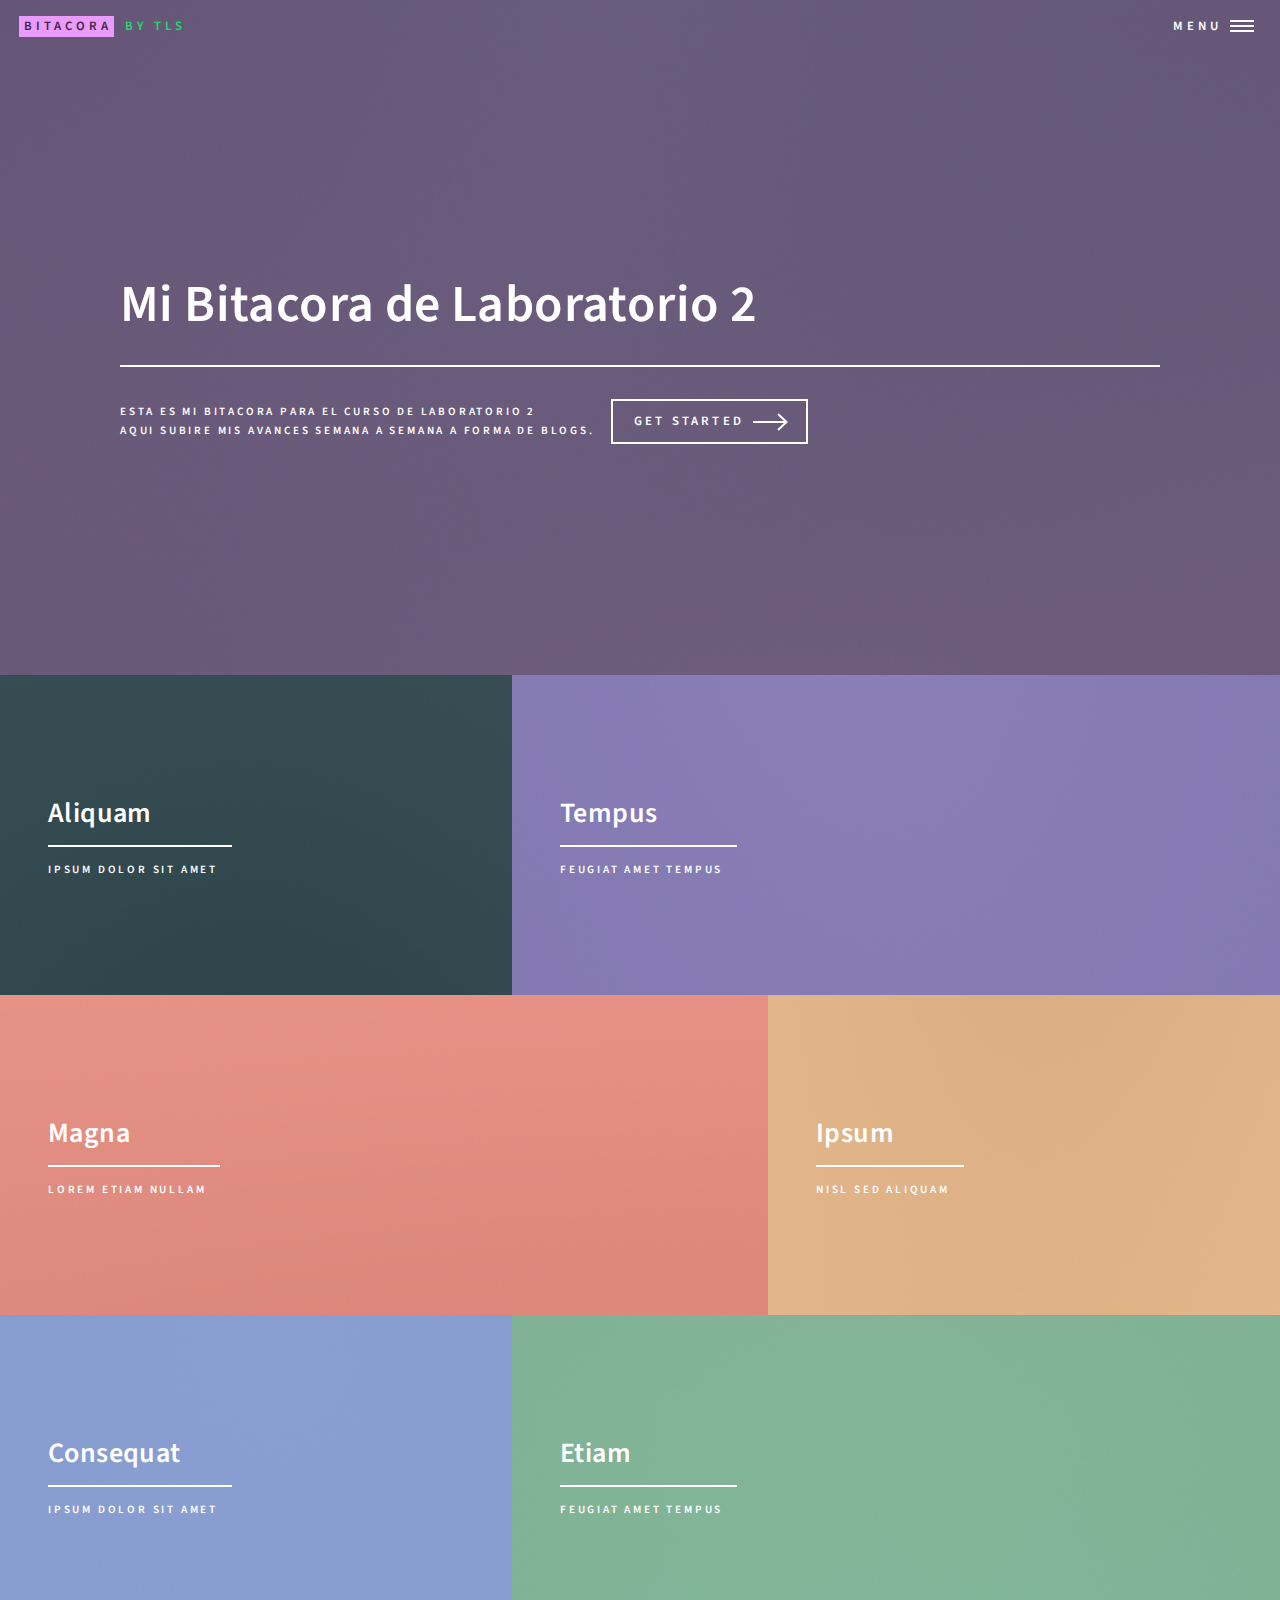
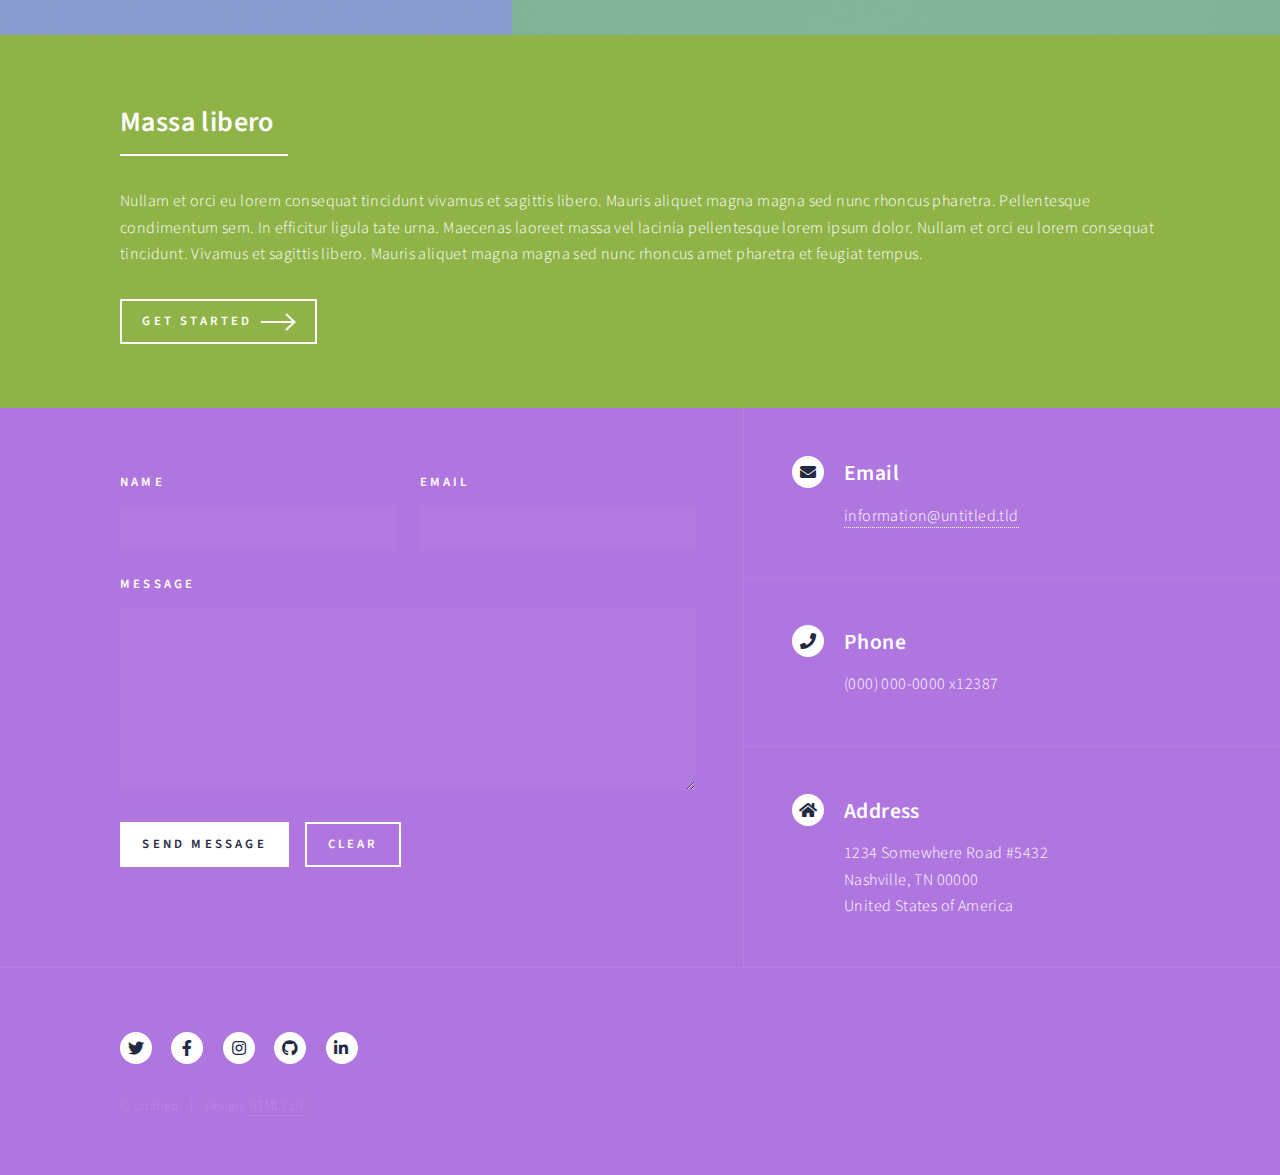
<file: index.html>
<!DOCTYPE HTML>
<!--
	Forty by HTML5 UP
	html5up.net | @ajlkn
	Free for personal and commercial use under the CCA 3.0 license (html5up.net/license)
-->
<html>
	<head>
		<title>Forty by HTML5 UP</title>
		<meta charset="utf-8" />
		<meta name="viewport" content="width=device-width, initial-scale=1, user-scalable=no" />
		<link rel="stylesheet" href="assets/css/main.css" />
		<noscript><link rel="stylesheet" href="assets/css/noscript.css" /></noscript>
	</head>
	<body class="is-preload">

		<!-- Wrapper -->
			<div id="wrapper">

				<!-- Header -->
					<header id="header" class="alt">
						<a href="index.html" class="logo"><strong>Bitacora</strong> <span>by TLS</span></a>
						<nav>
							<a href="#menu">Menu</a>
						</nav>
					</header>

				<!-- Menu -->
					<nav id="menu">
						<ul class="links">
							<li><a href="index.html">Home</a></li>
							<li><a href="landing.html">Landing</a></li>
							<li><a href="generic.html">Generic</a></li>
							<li><a href="elements.html">Elements</a></li>
							<li><a href="test.html"> Test Page</a></li>
						</ul>
						<ul class="actions stacked">
							<li><a href="#" class="button primary fit">Get Started</a></li>
							<li><a href="#" class="button fit">Log In</a></li>
						</ul>
					</nav>

				<!-- Banner -->
					<section id="banner" class="major">
						<div class="inner">
							<header class="major">
								<h1>Mi Bitacora de Laboratorio 2 </h1>
							</header>
							<div class="content">
								<p>Esta es mi bitacora para el curso de laboratorio 2 <br />
								Aqui subire mis avances semana a semana a forma de blogs.</p>
								<ul class="actions">
									<li><a href="#one" class="button next scrolly">Get Started</a></li>
								</ul>
							</div>
						</div>
					</section>

				<!-- Main -->
					<div id="main">

						<!-- One -->
							<section id="one" class="tiles">
								<article>
									<span class="image">
										<img src="images/pic01.jpg" alt="" />
									</span>
									<header class="major">
										<h3><a href="landing.html" class="link">Aliquam</a></h3>
										<p>Ipsum dolor sit amet</p>
									</header>
								</article>
								<article>
									<span class="image">
										<img src="images/pic02.jpg" alt="" />
									</span>
									<header class="major">
										<h3><a href="landing.html" class="link">Tempus</a></h3>
										<p>feugiat amet tempus</p>
									</header>
								</article>
								<article>
									<span class="image">
										<img src="images/pic03.jpg" alt="" />
									</span>
									<header class="major">
										<h3><a href="landing.html" class="link">Magna</a></h3>
										<p>Lorem etiam nullam</p>
									</header>
								</article>
								<article>
									<span class="image">
										<img src="images/pic04.jpg" alt="" />
									</span>
									<header class="major">
										<h3><a href="landing.html" class="link">Ipsum</a></h3>
										<p>Nisl sed aliquam</p>
									</header>
								</article>
								<article>
									<span class="image">
										<img src="images/pic05.jpg" alt="" />
									</span>
									<header class="major">
										<h3><a href="landing.html" class="link">Consequat</a></h3>
										<p>Ipsum dolor sit amet</p>
									</header>
								</article>
								<article>
									<span class="image">
										<img src="images/pic06.jpg" alt="" />
									</span>
									<header class="major">
										<h3><a href="landing.html" class="link">Etiam</a></h3>
										<p>Feugiat amet tempus</p>
									</header>
								</article>
							</section>

						<!-- Two -->
							<section id="two">
								<div class="inner">
									<header class="major">
										<h2>Massa libero</h2>
									</header>
									<p>Nullam et orci eu lorem consequat tincidunt vivamus et sagittis libero. Mauris aliquet magna magna sed nunc rhoncus pharetra. Pellentesque condimentum sem. In efficitur ligula tate urna. Maecenas laoreet massa vel lacinia pellentesque lorem ipsum dolor. Nullam et orci eu lorem consequat tincidunt. Vivamus et sagittis libero. Mauris aliquet magna magna sed nunc rhoncus amet pharetra et feugiat tempus.</p>
									<ul class="actions">
										<li><a href="landing.html" class="button next">Get Started</a></li>
									</ul>
								</div>
							</section>

					</div>

				<!-- Contact -->
					<section id="contact">
						<div class="inner">
							<section>
								<form method="post" action="#">
									<div class="fields">
										<div class="field half">
											<label for="name">Name</label>
											<input type="text" name="name" id="name" />
										</div>
										<div class="field half">
											<label for="email">Email</label>
											<input type="text" name="email" id="email" />
										</div>
										<div class="field">
											<label for="message">Message</label>
											<textarea name="message" id="message" rows="6"></textarea>
										</div>
									</div>
									<ul class="actions">
										<li><input type="submit" value="Send Message" class="primary" /></li>
										<li><input type="reset" value="Clear" /></li>
									</ul>
								</form>
							</section>
							<section class="split">
								<section>
									<div class="contact-method">
										<span class="icon solid alt fa-envelope"></span>
										<h3>Email</h3>
										<a href="#">information@untitled.tld</a>
									</div>
								</section>
								<section>
									<div class="contact-method">
										<span class="icon solid alt fa-phone"></span>
										<h3>Phone</h3>
										<span>(000) 000-0000 x12387</span>
									</div>
								</section>
								<section>
									<div class="contact-method">
										<span class="icon solid alt fa-home"></span>
										<h3>Address</h3>
										<span>1234 Somewhere Road #5432<br />
										Nashville, TN 00000<br />
										United States of America</span>
									</div>
								</section>
							</section>
						</div>
					</section>

				<!-- Footer -->
					<footer id="footer">
						<div class="inner">
							<ul class="icons">
								<li><a href="#" class="icon brands alt fa-twitter"><span class="label">Twitter</span></a></li>
								<li><a href="#" class="icon brands alt fa-facebook-f"><span class="label">Facebook</span></a></li>
								<li><a href="#" class="icon brands alt fa-instagram"><span class="label">Instagram</span></a></li>
								<li><a href="#" class="icon brands alt fa-github"><span class="label">GitHub</span></a></li>
								<li><a href="#" class="icon brands alt fa-linkedin-in"><span class="label">LinkedIn</span></a></li>
							</ul>
							<ul class="copyright">
								<li>&copy; Untitled</li><li>Design: <a href="https://html5up.net">HTML5 UP</a></li>
							</ul>
						</div>
					</footer>

			</div>

		<!-- Scripts -->
			<script src="assets/js/jquery.min.js"></script>
			<script src="assets/js/jquery.scrolly.min.js"></script>
			<script src="assets/js/jquery.scrollex.min.js"></script>
			<script src="assets/js/browser.min.js"></script>
			<script src="assets/js/breakpoints.min.js"></script>
			<script src="assets/js/util.js"></script>
			<script src="assets/js/main.js"></script>

	</body>
</html>
</file>
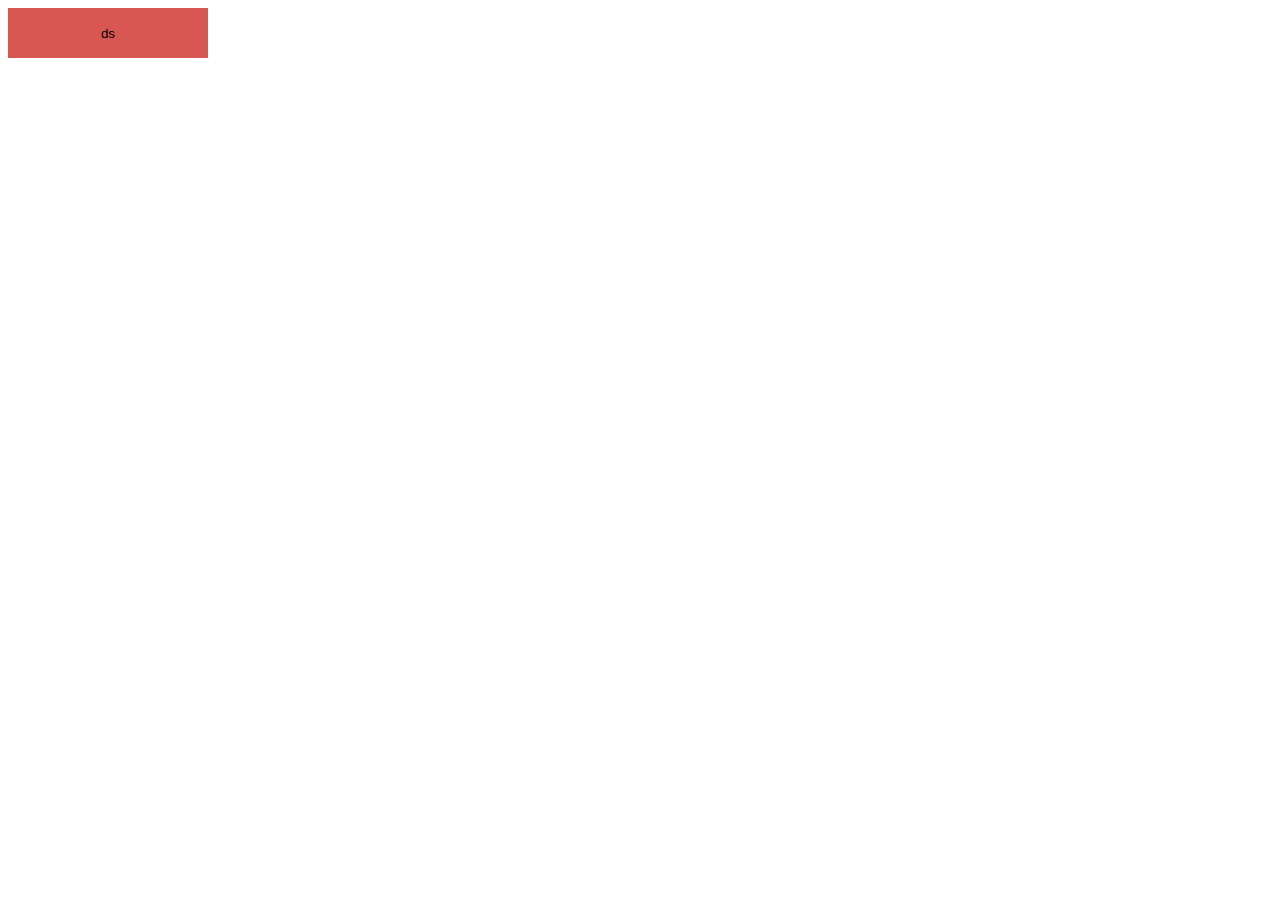
<file: button.html>
<!DOCTYPE HTML>
<!--
	Forty by HTML5 UP
	html5up.net | @ajlkn
	Free for personal and commercial use under the CCA 3.0 license (html5up.net/license)
-->
<html>
	<head>
		<title>Forty by HTML5 UP</title>
		<meta charset="utf-8" />
		<meta name="viewport" content="width=device-width, initial-scale=1, user-scalable=no" />
		<link rel="stylesheet" href="assets/css/button.css" />
	</head>
    <body>
        <button>ds</button>
    </body>
</html>
</file>
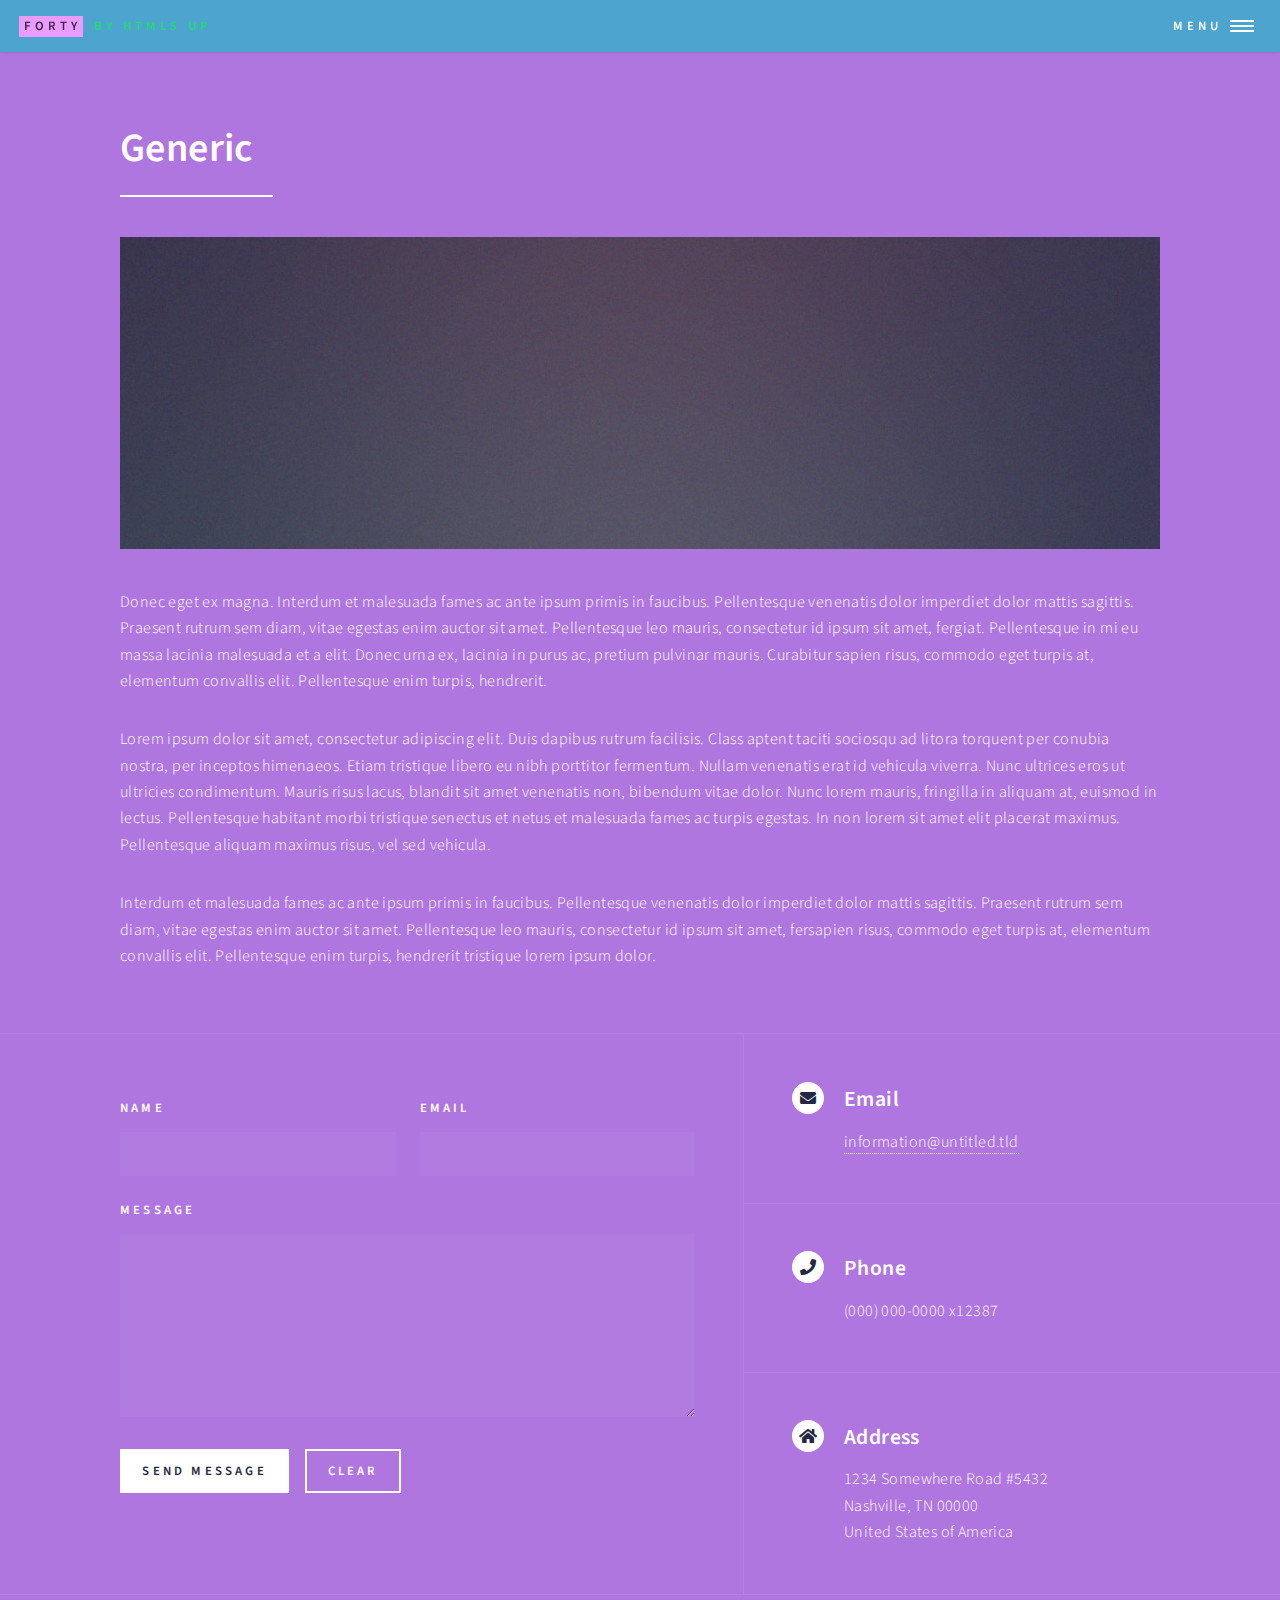
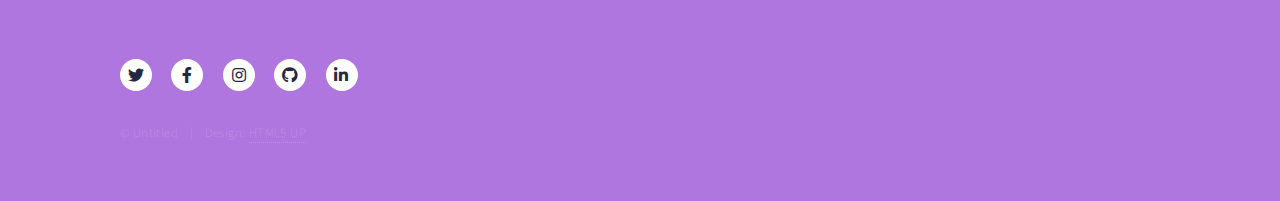
<file: generic.html>
<!DOCTYPE HTML>
<!--
	Forty by HTML5 UP
	html5up.net | @ajlkn
	Free for personal and commercial use under the CCA 3.0 license (html5up.net/license)
-->
<html>
	<head>
		<title>Generic - Forty by HTML5 UP</title>
		<meta charset="utf-8" />
		<meta name="viewport" content="width=device-width, initial-scale=1, user-scalable=no" />
		<link rel="stylesheet" href="assets/css/main.css" />
		<noscript><link rel="stylesheet" href="assets/css/noscript.css" /></noscript>
	</head>
	<body class="is-preload">

		<!-- Wrapper -->
			<div id="wrapper">

				<!-- Header -->
					<header id="header">
						<a href="index.html" class="logo"><strong>Forty</strong> <span>by HTML5 UP</span></a>
						<nav>
							<a href="#menu">Menu</a>
						</nav>
					</header>

				<!-- Menu -->
					<nav id="menu">
						<ul class="links">
							<li><a href="index.html">Home</a></li>
							<li><a href="landing.html">Landing</a></li>
							<li><a href="generic.html">Generic</a></li>
							<li><a href="elements.html">Elements</a></li>
						</ul>
						<ul class="actions stacked">
							<li><a href="#" class="button primary fit">Get Started</a></li>
							<li><a href="#" class="button fit">Log In</a></li>
						</ul>
					</nav>

				<!-- Main -->
					<div id="main" class="alt">

						<!-- One -->
							<section id="one">
								<div class="inner">
									<header class="major">
										<h1>Generic</h1>
									</header>
									<span class="image main"><img src="images/pic11.jpg" alt="" /></span>
									<p>Donec eget ex magna. Interdum et malesuada fames ac ante ipsum primis in faucibus. Pellentesque venenatis dolor imperdiet dolor mattis sagittis. Praesent rutrum sem diam, vitae egestas enim auctor sit amet. Pellentesque leo mauris, consectetur id ipsum sit amet, fergiat. Pellentesque in mi eu massa lacinia malesuada et a elit. Donec urna ex, lacinia in purus ac, pretium pulvinar mauris. Curabitur sapien risus, commodo eget turpis at, elementum convallis elit. Pellentesque enim turpis, hendrerit.</p>
									<p>Lorem ipsum dolor sit amet, consectetur adipiscing elit. Duis dapibus rutrum facilisis. Class aptent taciti sociosqu ad litora torquent per conubia nostra, per inceptos himenaeos. Etiam tristique libero eu nibh porttitor fermentum. Nullam venenatis erat id vehicula viverra. Nunc ultrices eros ut ultricies condimentum. Mauris risus lacus, blandit sit amet venenatis non, bibendum vitae dolor. Nunc lorem mauris, fringilla in aliquam at, euismod in lectus. Pellentesque habitant morbi tristique senectus et netus et malesuada fames ac turpis egestas. In non lorem sit amet elit placerat maximus. Pellentesque aliquam maximus risus, vel sed vehicula.</p>
									<p>Interdum et malesuada fames ac ante ipsum primis in faucibus. Pellentesque venenatis dolor imperdiet dolor mattis sagittis. Praesent rutrum sem diam, vitae egestas enim auctor sit amet. Pellentesque leo mauris, consectetur id ipsum sit amet, fersapien risus, commodo eget turpis at, elementum convallis elit. Pellentesque enim turpis, hendrerit tristique lorem ipsum dolor.</p>
								</div>
							</section>

					</div>

				<!-- Contact -->
					<section id="contact">
						<div class="inner">
							<section>
								<form method="post" action="#">
									<div class="fields">
										<div class="field half">
											<label for="name">Name</label>
											<input type="text" name="name" id="name" />
										</div>
										<div class="field half">
											<label for="email">Email</label>
											<input type="text" name="email" id="email" />
										</div>
										<div class="field">
											<label for="message">Message</label>
											<textarea name="message" id="message" rows="6"></textarea>
										</div>
									</div>
									<ul class="actions">
										<li><input type="submit" value="Send Message" class="primary" /></li>
										<li><input type="reset" value="Clear" /></li>
									</ul>
								</form>
							</section>
							<section class="split">
								<section>
									<div class="contact-method">
										<span class="icon solid alt fa-envelope"></span>
										<h3>Email</h3>
										<a href="#">information@untitled.tld</a>
									</div>
								</section>
								<section>
									<div class="contact-method">
										<span class="icon solid alt fa-phone"></span>
										<h3>Phone</h3>
										<span>(000) 000-0000 x12387</span>
									</div>
								</section>
								<section>
									<div class="contact-method">
										<span class="icon solid alt fa-home"></span>
										<h3>Address</h3>
										<span>1234 Somewhere Road #5432<br />
										Nashville, TN 00000<br />
										United States of America</span>
									</div>
								</section>
							</section>
						</div>
					</section>

				<!-- Footer -->
					<footer id="footer">
						<div class="inner">
							<ul class="icons">
								<li><a href="#" class="icon brands alt fa-twitter"><span class="label">Twitter</span></a></li>
								<li><a href="#" class="icon brands alt fa-facebook-f"><span class="label">Facebook</span></a></li>
								<li><a href="#" class="icon brands alt fa-instagram"><span class="label">Instagram</span></a></li>
								<li><a href="#" class="icon brands alt fa-github"><span class="label">GitHub</span></a></li>
								<li><a href="#" class="icon brands alt fa-linkedin-in"><span class="label">LinkedIn</span></a></li>
							</ul>
							<ul class="copyright">
								<li>&copy; Untitled</li><li>Design: <a href="https://html5up.net">HTML5 UP</a></li>
							</ul>
						</div>
					</footer>

			</div>

		<!-- Scripts -->
			<script src="assets/js/jquery.min.js"></script>
			<script src="assets/js/jquery.scrolly.min.js"></script>
			<script src="assets/js/jquery.scrollex.min.js"></script>
			<script src="assets/js/browser.min.js"></script>
			<script src="assets/js/breakpoints.min.js"></script>
			<script src="assets/js/util.js"></script>
			<script src="assets/js/main.js"></script>

	</body>
</html>
</file>
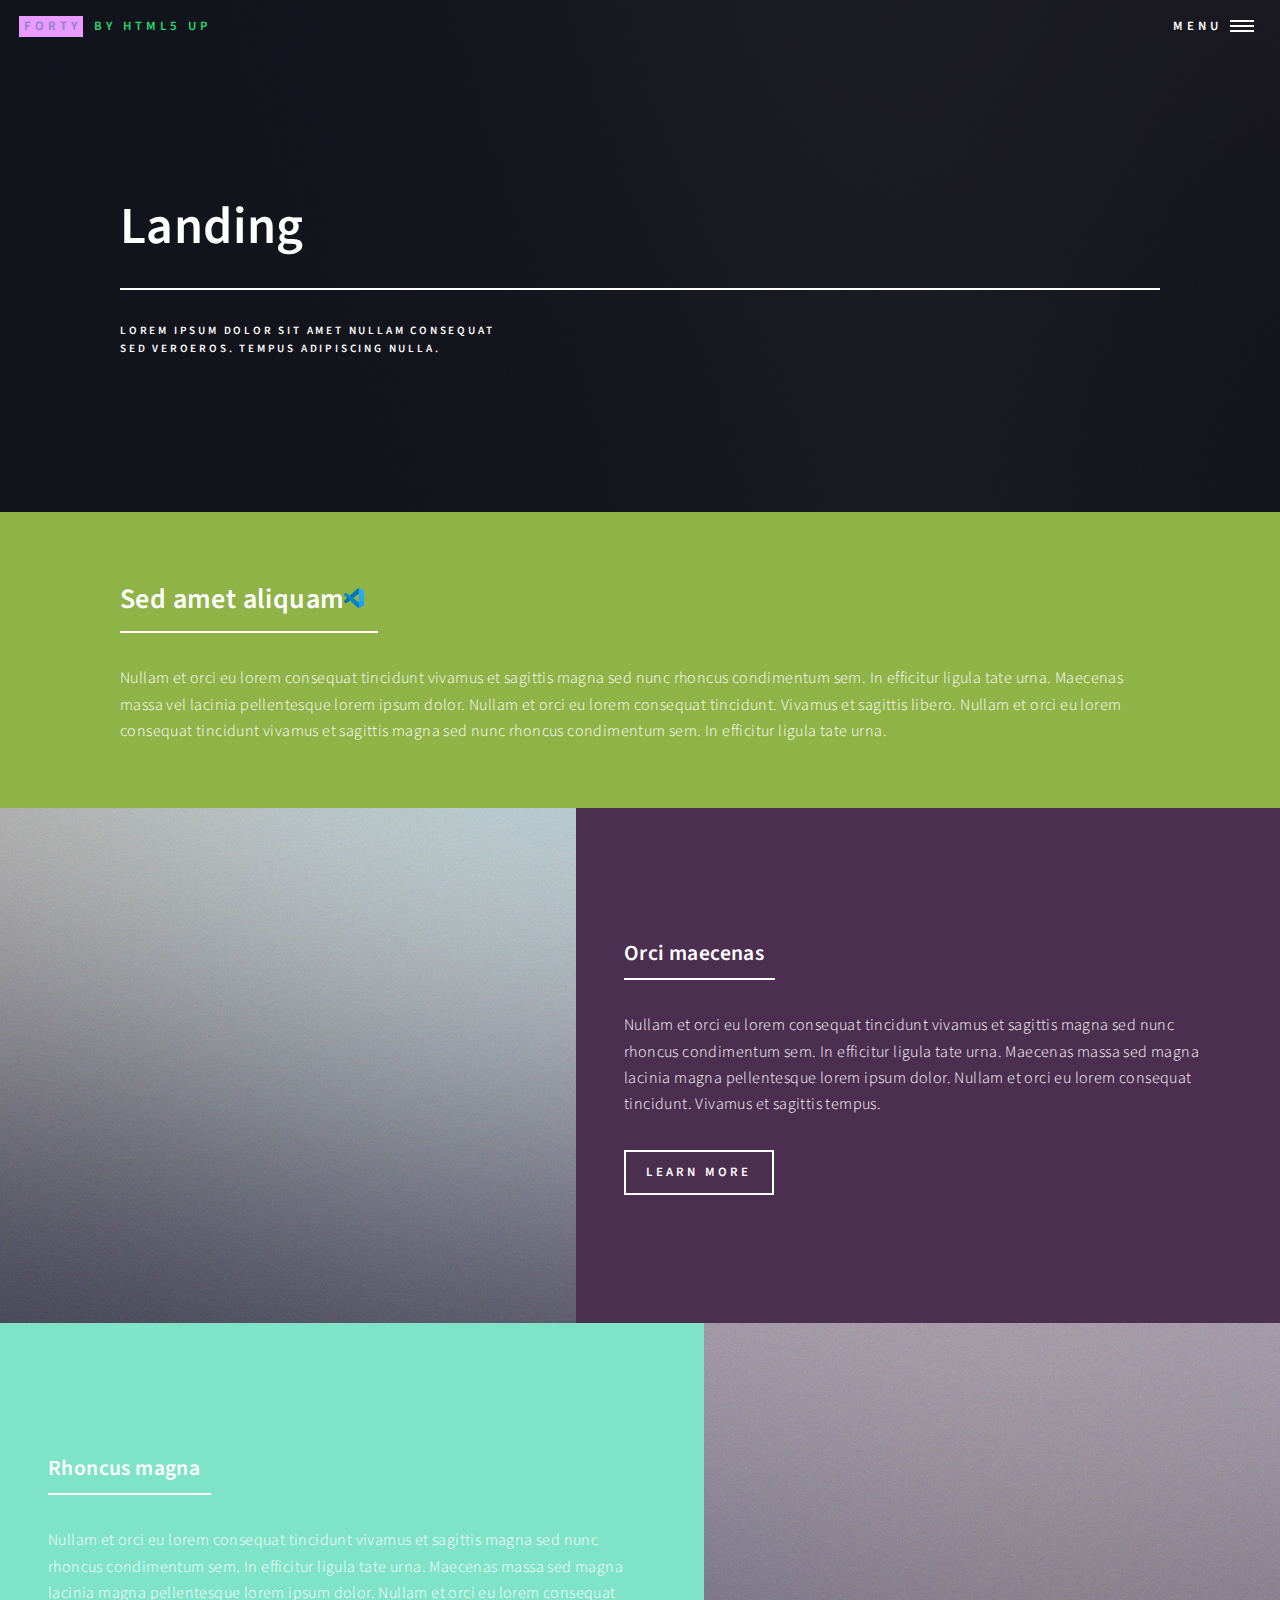
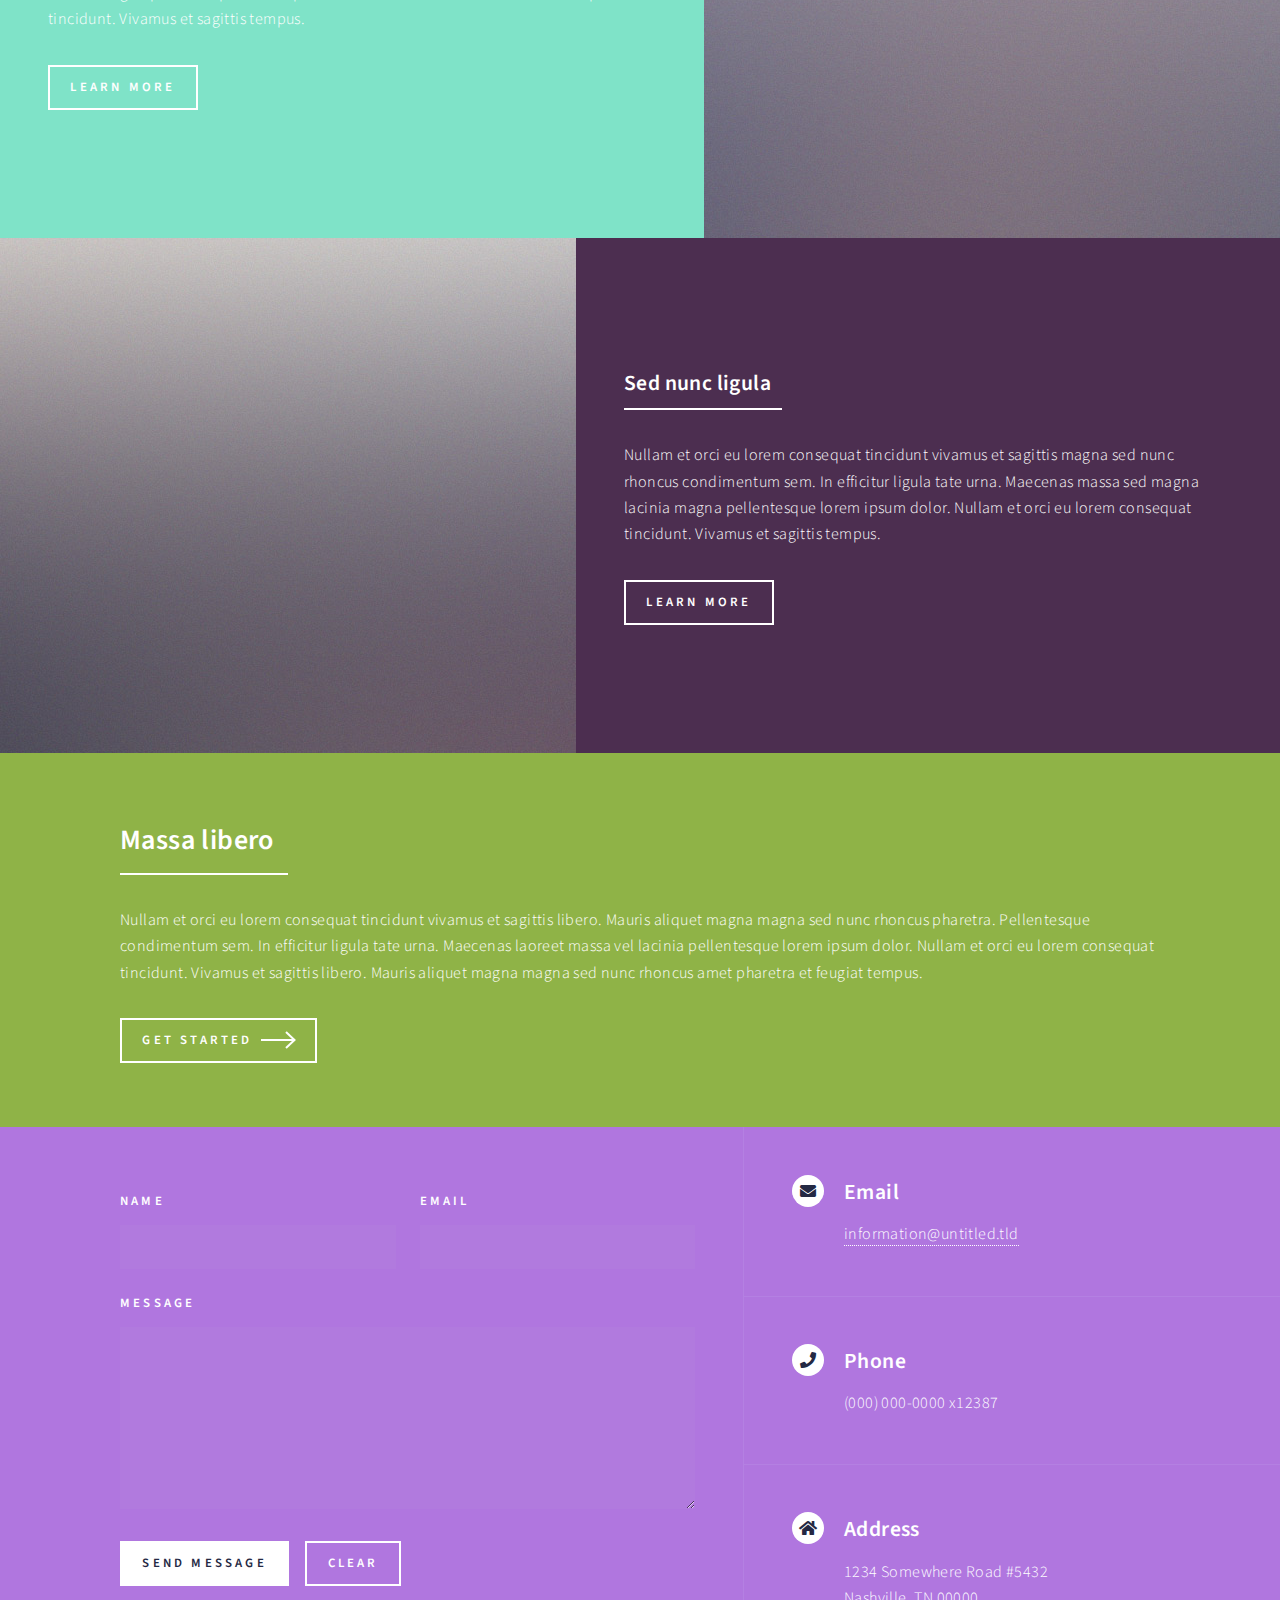
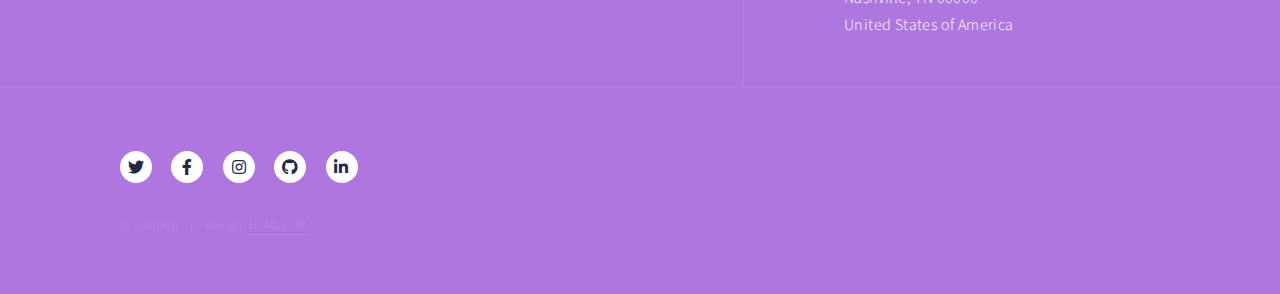
<file: landing.html>
<!DOCTYPE HTML>
<!--
	Forty by HTML5 UP
	html5up.net | @ajlkn
	Free for personal and commercial use under the CCA 3.0 license (html5up.net/license)
-->
<html>
	<head>
		<title>Landing - Forty by HTML5 UP</title>
		<meta charset="utf-8" />
		<meta name="viewport" content="width=device-width, initial-scale=1, user-scalable=no" />
		<link rel="stylesheet" href="assets/css/main.css" />
		<noscript><link rel="stylesheet" href="assets/css/noscript.css" /></noscript>
	</head>
	<body class="is-preload">

		<!-- Wrapper -->
			<div id="wrapper">

				<!-- Header -->
				<!-- Note: The "styleN" class below should match that of the banner element. -->
					<header id="header" class="alt style2">
						<a href="index.html" class="logo"><strong>Forty</strong> <span>by HTML5 UP</span></a>
						<nav>
							<a href="#menu">Menu</a>
						</nav>
					</header>

				<!-- Menu -->
					<nav id="menu">
						<ul class="links">
							<li><a href="index.html">Home</a></li>
							<li><a href="landing.html">Landing</a></li>
							<li><a href="generic.html">Generic</a></li>
							<li><a href="elements.html">Elements</a></li>
						</ul>
						<ul class="actions stacked">
							<li><a href="#" class="button primary fit">Get Started</a></li>
							<li><a href="#" class="button fit">Log In</a></li>
						</ul>
					</nav>

				<!-- Banner -->
				<!-- Note: The "styleN" class below should match that of the header element. -->
					<section id="banner" class="style2">
						<div class="inner">
							<span class="image">
								<img src="images/pic07.jpg" alt="" />
							</span>
							<header class="major">
								<h1>Landing</h1>
							</header>
							<div class="content">
								<p>Lorem ipsum dolor sit amet nullam consequat<br />
								sed veroeros. tempus adipiscing nulla.</p>
							</div>
						</div>
					</section>

				<!-- Main -->
					<div id="main">

						<!-- One -->
							<section id="one">
								<div class="inner">
									<header class="major">
										<h2>Sed amet aliquam<img src="images/vscode.png" height="20"></h2>
									</header> 
									<p>Nullam et orci eu lorem consequat tincidunt vivamus et sagittis magna sed nunc rhoncus condimentum sem. In efficitur ligula tate urna. Maecenas massa vel lacinia pellentesque lorem ipsum dolor. Nullam et orci eu lorem consequat tincidunt. Vivamus et sagittis libero. Nullam et orci eu lorem consequat tincidunt vivamus et sagittis magna sed nunc rhoncus condimentum sem. In efficitur ligula tate urna.</p>
								</div>
							</section> 

						<!-- Two -->
							<section id="two" class="spotlights">
								<section>
									<a href="generic.html" class="image">
										<img src="images/pic08.jpg" alt="" data-position="center center" />
									</a>
									<div class="content">
										<div class="inner">
											<header class="major">
												<h3>Orci maecenas</h3>
											</header>
											<p>Nullam et orci eu lorem consequat tincidunt vivamus et sagittis magna sed nunc rhoncus condimentum sem. In efficitur ligula tate urna. Maecenas massa sed magna lacinia magna pellentesque lorem ipsum dolor. Nullam et orci eu lorem consequat tincidunt. Vivamus et sagittis tempus.</p>
											<ul class="actions">
												<li><a href="generic.html" class="button">Learn more</a></li>
											</ul>
										</div>
									</div>
								</section>
								<section>
									<a href="generic.html" class="image">
										<img src="images/pic09.jpg" alt="" data-position="top center" />
									</a>
									<div class="content">
										<div class="inner">
											<header class="major">
												<h3>Rhoncus magna</h3>
											</header>
											<p>Nullam et orci eu lorem consequat tincidunt vivamus et sagittis magna sed nunc rhoncus condimentum sem. In efficitur ligula tate urna. Maecenas massa sed magna lacinia magna pellentesque lorem ipsum dolor. Nullam et orci eu lorem consequat tincidunt. Vivamus et sagittis tempus.</p>
											<ul class="actions">
												<li><a href="generic.html" class="button">Learn more</a></li>
											</ul>
										</div>
									</div>
								</section>
								<section>
									<a href="generic.html" class="image">
										<img src="images/pic10.jpg" alt="" data-position="25% 25%" />
									</a>
									<div class="content">
										<div class="inner">
											<header class="major">
												<h3>Sed nunc ligula</h3>
											</header>
											<p>Nullam et orci eu lorem consequat tincidunt vivamus et sagittis magna sed nunc rhoncus condimentum sem. In efficitur ligula tate urna. Maecenas massa sed magna lacinia magna pellentesque lorem ipsum dolor. Nullam et orci eu lorem consequat tincidunt. Vivamus et sagittis tempus.</p>
											<ul class="actions">
												<li><a href="generic.html" class="button">Learn more</a></li>
											</ul>
										</div>
									</div>
								</section>
							</section>

						<!-- Three -->
							<section id="three">
								<div class="inner">
									<header class="major">
										<h2>Massa libero</h2>
									</header>
									<p>Nullam et orci eu lorem consequat tincidunt vivamus et sagittis libero. Mauris aliquet magna magna sed nunc rhoncus pharetra. Pellentesque condimentum sem. In efficitur ligula tate urna. Maecenas laoreet massa vel lacinia pellentesque lorem ipsum dolor. Nullam et orci eu lorem consequat tincidunt. Vivamus et sagittis libero. Mauris aliquet magna magna sed nunc rhoncus amet pharetra et feugiat tempus.</p>
									<ul class="actions">
										<li><a href="generic.html" class="button next">Get Started</a></li>
									</ul>
								</div>
							</section>

					</div>

				<!-- Contact -->
					<section id="contact">
						<div class="inner">
							<section>
								<form method="post" action="#">
									<div class="fields">
										<div class="field half">
											<label for="name">Name</label>
											<input type="text" name="name" id="name" />
										</div>
										<div class="field half">
											<label for="email">Email</label>
											<input type="text" name="email" id="email" />
										</div>
										<div class="field">
											<label for="message">Message</label>
											<textarea name="message" id="message" rows="6"></textarea>
										</div>
									</div>
									<ul class="actions">
										<li><input type="submit" value="Send Message" class="primary" /></li>
										<li><input type="reset" value="Clear" /></li>
									</ul>
								</form>
							</section>
							<section class="split">
								<section>
									<div class="contact-method">
										<span class="icon solid alt fa-envelope"></span>
										<h3>Email</h3>
										<a href="#">information@untitled.tld</a>
									</div>
								</section>
								<section>
									<div class="contact-method">
										<span class="icon solid alt fa-phone"></span>
										<h3>Phone</h3>
										<span>(000) 000-0000 x12387</span>
									</div>
								</section>
								<section>
									<div class="contact-method">
										<span class="icon solid alt fa-home"></span>
										<h3>Address</h3>
										<span>1234 Somewhere Road #5432<br />
										Nashville, TN 00000<br />
										United States of America</span>
									</div>
								</section>
							</section>
						</div>
					</section>

				<!-- Footer -->
					<footer id="footer">
						<div class="inner">
							<ul class="icons">
								<li><a href="#" class="icon brands alt fa-twitter"><span class="label">Twitter</span></a></li>
								<li><a href="#" class="icon brands alt fa-facebook-f"><span class="label">Facebook</span></a></li>
								<li><a href="#" class="icon brands alt fa-instagram"><span class="label">Instagram</span></a></li>
								<li><a href="#" class="icon brands alt fa-github"><span class="label">GitHub</span></a></li>
								<li><a href="#" class="icon brands alt fa-linkedin-in"><span class="label">LinkedIn</span></a></li>
							</ul>
							<ul class="copyright">
								<li>&copy; Untitled</li><li>Design: <a href="https://html5up.net">HTML5 UP</a></li>
							</ul>
						</div>
					</footer>

			</div>

		<!-- Scripts -->
			<script src="assets/js/jquery.min.js"></script>
			<script src="assets/js/jquery.scrolly.min.js"></script>
			<script src="assets/js/jquery.scrollex.min.js"></script>
			<script src="assets/js/browser.min.js"></script>
			<script src="assets/js/breakpoints.min.js"></script>
			<script src="assets/js/util.js"></script>
			<script src="assets/js/main.js"></script>

	</body>
</html>
</file>
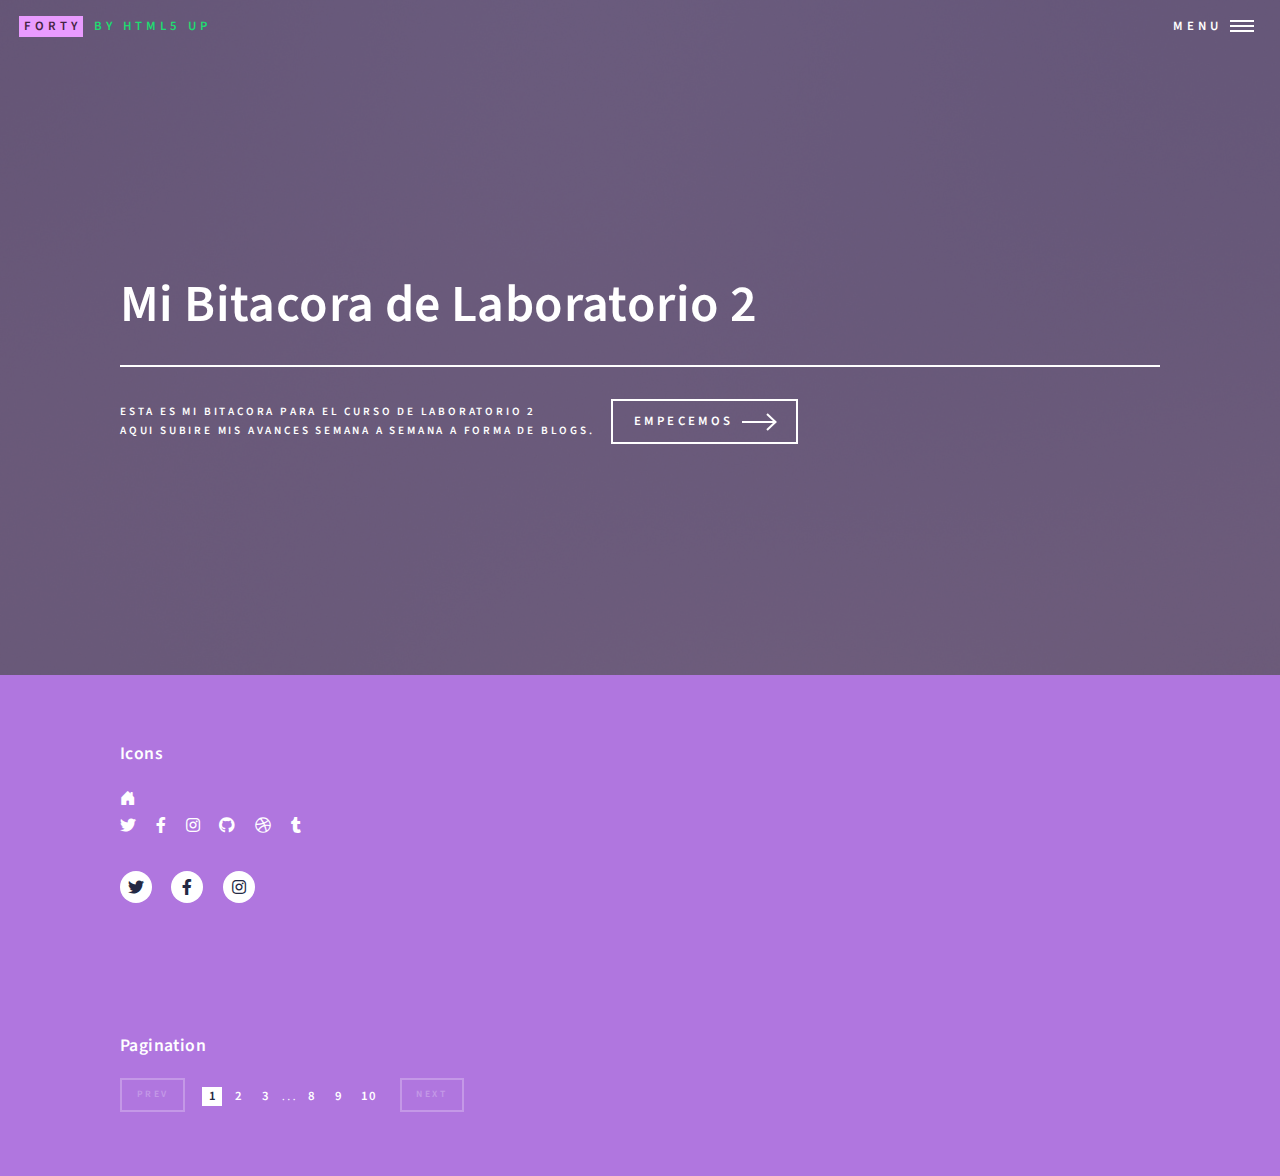
<file: test.html>
<!DOCTYPE HTML>
<!--
	Forty by HTML5 UP
	html5up.net | @ajlkn
	Free for personal and commercial use under the CCA 3.0 license (html5up.net/license)
-->
<html>
	<head>
		<title>Forty by HTML5 UP</title>
		<meta charset="utf-8" />
		<meta name="viewport" content="width=device-width, initial-scale=1, user-scalable=no" />
		<link rel="stylesheet" href="assets/css/main.css" />
		<noscript><link rel="stylesheet" href="assets/css/noscript.css" /></noscript>
        <!-- Option 1: Include in HTML -->
        <link rel="stylesheet" href="https://cdn.jsdelivr.net/npm/bootstrap-icons@1.3.0/font/bootstrap-icons.css">
    </head>
    <body>
        <div id="wrapper">
        <!-- Header -->
            <header id="header" class="alt">
                <a href="index.html" class="logo"><strong>Forty</strong> <span>by HTML5 UP</span></a>
                <nav>
                    <a href="#menu">Menu</a>
                </nav>
            </header>
        <!-- Menu -->
            <nav id="menu">
                <ul class="links">
                    <li><a href="index.html">Home</a></li>
                    <li><a href="landing.html">Landing</a></li>
                    <li><a href="generic.html">Generic</a></li>
                    <li><a href="elements.html">Elements</a></li>
                    <li><a href="test.html"> Test Page</a></li>
                </ul>
                <ul class="actions stacked">
                    <li><a href="#" class="button primary fit">Empecemos</a></li>
                    <li><a href="#" class="button fit">Log In</a></li>
                </ul>
            </nav>

        <!-- Banner -->
					<section id="banner" class="major">
						<div class="inner">
							<header class="major">
								<h1>Mi Bitacora de Laboratorio 2 </h1>
							</header>
							<div class="content">
								<p>Esta es mi bitacora para el curso de laboratorio 2 <br />
								Aqui subire mis avances semana a semana a forma de blogs.</p>
								<ul class="actions">
									<li><a href="#one" class="button next scrolly">Empecemos</a></li>
								</ul>
							</div>
						</div>
					</section>
        <!-- Iconos-->
        <section class="major">
        <div class="inner">

            
        <h4>Icons</h4>
            <i class="bi bi-house-door-fill"></i>
            <ul class="icons">
                <li><a href="http://www.google.com" class="icon brands fa-twitter"><span class="label">Twitter</span></a></li>
                <li><a href="#" class="icon brands fa-facebook-f"><span class="label">Facebook</span></a></li>
                <li><a href="#" class="icon brands fa-instagram"><span class="label">Instagram</span></a></li>
                <li><a href="#" class="icon brands fa-github"><span class="label">Github</span></a></li>
                <li><a href="#" class="icon brands fa-dribbble"><span class="label">Dribbble</span></a></li>
                <li><a href="#" class="icon brands fa-tumblr"><span class="label">Tumblr</span></a></li>
            </ul>
            <ul class="icons">
                <li><a href="https://aulavirtual.tls.edu.pe/my/" class="icon brands alt fa-twitter"><span class="label">Twitter</span></a></li>
                <li><a href="#" class="icon brands alt fa-facebook-f"><span class="label">Facebook</span></a></li>
                <li><a href="#" class="icon brands alt fa-instagram"><span class="label">Instagram</span></a></li>
            </ul>
        </div>

        

        <!--Pagination-->

        <div class="inner">
            <h4>Pagination</h4>
                <ul class="pagination">
                    <li><span class="button small disabled">Prev</span></li>
                    <li><a href="bitacota1.html" class="page active">1</a></li>
                    <li><a href="bitacora2.html" class="page">2</a></li>
                    <li><a href="btitacora3.html" class="page">3</a></li>
                    <li><span>&hellip;</span></li>
                    <li><a href="#" class="page">8</a></li>
                    <li><a href="#" class="page">9</a></li>
                    <li><a href="#" class="page">10</a></li>
                    <li><span class="button small disabled">Next</span></li>
                </ul>
        </div>
        </section>

        <!-- Scripts -->
            <script src="assets/js/test.js"></script>
			<script src="assets/js/jquery.min.js"></script>
			<script src="assets/js/jquery.scrolly.min.js"></script>
			<script src="assets/js/jquery.scrollex.min.js"></script>
			<script src="assets/js/browser.min.js"></script>
			<script src="assets/js/breakpoints.min.js"></script>
			<script src="assets/js/util.js"></script>
			<script src="assets/js/main.js"></script>
        </div>
    </body>
</html>
</file>
<file: assets/css/noscript.css>
/*
	Forty by HTML5 UP
	html5up.net | @ajlkn
	Free for personal and commercial use under the CCA 3.0 license (html5up.net/license)
*/

/* Banner */

	body.is-preload #banner:after {
		opacity: 0.85;
	}

	body.is-preload #banner > .inner {
		-moz-filter: none;
		-webkit-filter: none;
		-ms-filter: none;
		filter: none;
		-moz-transform: none;
		-webkit-transform: none;
		-ms-transform: none;
		transform: none;
		opacity: 1;
	}
</file>
<file: assets/css/button.css>
button{
    padding: 5px;
    background: #d95753;
    border: 0;
    width: 200px;
    height: 50px;
    background-image:url("http://i.stack.imgur.com/BSVeQ.gif");
    background-repeat:no-repeat;
    background-size: 100%; /* To fill the dimensions of container (button), or */
}
  
button:active{
    background-position:0px -64px;
}

.img-fit img {
    width: 200px;
    height: 50px;
}
</file>
<file: assets/css/main.css>
@import url(fontawesome-all.min.css);
@import url("https://fonts.googleapis.com/css?family=Source+Sans+Pro:300,300italic,600,600italic");

/*
	Forty by HTML5 UP
	html5up.net | @ajlkn
	Free for personal and commercial use under the CCA 3.0 license (html5up.net/license)
*/

html, body, div, span, applet, object,
iframe, h1, h2, h3, h4, h5, h6, p, blockquote,
pre, a, abbr, acronym, address, big, cite,
code, del, dfn, em, img, ins, kbd, q, s, samp,
small, strike, strong, sub, sup, tt, var, b,
u, i, center, dl, dt, dd, ol, ul, li, fieldset,
form, label, legend, table, caption, tbody,
tfoot, thead, tr, th, td, article, aside,
canvas, details, embed, figure, figcaption,
footer, header, hgroup, menu, nav, output, ruby,
section, summary, time, mark, audio, video {
	margin: 0;
	padding: 0;
	border: 0;
	font-size: 100%;
	font: Serif;
	vertical-align: baseline;}

article, aside, details, figcaption, figure,
footer, header, hgroup, menu, nav, section {
	display: block;}

html {
	cursor: url(https://cdn.sstatic.net/Sites/stackoverflow/Img/favicon.ico?v=ec617d715196) 0 0, auto;
	height: 100%;
}

body {
	line-height: 1;
}

ol, ul {
	list-style: none;
}

blockquote, q {
	quotes: none;
}

	blockquote:before, blockquote:after, q:before, q:after {
		content: '';
		content: none;
	}

table {
	border-collapse: collapse;
	border-spacing: 0;
}

body {
	-webkit-text-size-adjust: none;
}

mark {
	background-color: transparent;
	color: inherit;
}

input::-moz-focus-inner {
	border: 0;
	padding: 0;
}

input, select, textarea {
	-moz-appearance: none;
	-webkit-appearance: none;
	-ms-appearance: none;
	appearance: none;
}

/* Basic */

	@-ms-viewport {
		width: device-width;
	}

	body {
		-ms-overflow-style: scrollbar;
	}

	@media screen and (max-width: 480px) {

		html, body {
			min-width: 320px;
		}

	}

	html {
		box-sizing: border-box;
	}

	*, *:before, *:after {
		box-sizing: inherit;
	}

	body {
		background: #b076df;
	}

		body.is-preload *, body.is-preload *:before, body.is-preload *:after {
			-moz-animation: none !important;
			-webkit-animation: none !important;
			-ms-animation: none !important;
			animation: none !important;
			-moz-transition: none !important;
			-webkit-transition: none !important;
			-ms-transition: none !important;
			transition: none !important;
		}

/* Type */

	body, input, select, textarea {
		color: #ffffff;
		font-family: "Source Sans Pro", Helvetica, sans-serif;
		font-size: 17pt;
		font-weight: 300;
		letter-spacing: 0.025em;
		line-height: 1.65;
	}

		@media screen and (max-width: 1680px) {

			body, input, select, textarea {
				font-size: 14pt;
			}

		}

		@media screen and (max-width: 1280px) {

			body, input, select, textarea {
				font-size: 12pt;
			}

		}

		@media screen and (max-width: 360px) {

			body, input, select, textarea {
				font-size: 11pt;
			}

		}

	a {
		-moz-transition: color 0.2s ease-in-out, border-bottom-color 0.2s ease-in-out;
		-webkit-transition: color 0.2s ease-in-out, border-bottom-color 0.2s ease-in-out;
		-ms-transition: color 0.2s ease-in-out, border-bottom-color 0.2s ease-in-out;
		transition: color 0.2s ease-in-out, border-bottom-color 0.2s ease-in-out;
		border-bottom: dotted 1px;
		color: inherit;
		text-decoration: none;
	}

		a:hover {
			border-bottom-color: transparent;
			color: #20db71 !important;
		}

		a:active {
			color: #b916c5 !important;
		}

	strong, b {
		color: #ffffff;
		font-weight: 600;
	}

	em, i {
		font-style: italic;
	}

	p {
		margin: 0 0 2em 0;
	}

	h1, h2, h3, h4, h5, h6 {
		color: #ffffff;
		font-weight: 600;
		line-height: 1.65;
		margin: 0 0 1em 0;
	}

		h1 a, h2 a, h3 a, h4 a, h5 a, h6 a {
			color: inherit;
			border-bottom: 0;
		}

	h1 {
		font-size: 2.5em;
	}

	h2 {
		font-size: 1.75em;
	}

	h3 {
		font-size: 1.35em;
	}

	h4 {
		font-size: 1.1em;
	}

	h5 {
		font-size: 0.9em;
	}

	h6 {
		font-size: 0.7em;
	}

	@media screen and (max-width: 736px) {

		h1 {
			font-size: 2em;
		}

		h2 {
			font-size: 1.5em;
		}

		h3 {
			font-size: 1.25em;
		}

	}

	sub {
		font-size: 0.8em;
		position: relative;
		top: 0.5em;
	}

	sup {
		font-size: 0.8em;
		position: relative;
		top: -0.5em;
	}

	blockquote {
		border-left: solid 4px rgba(212, 212, 255, 0.1);
		font-style: italic;
		margin: 0 0 2em 0;
		padding: 0.5em 0 0.5em 2em;
	}

	code {
		background: rgba(212, 255, 216, 0.035);
		font-family: "Courier New", monospace;
		font-size: 0.9em;
		margin: 0 0.25em;
		padding: 0.25em 0.65em;
	}

	pre {
		-webkit-overflow-scrolling: touch;
		font-family: "Courier New", monospace;
		font-size: 0.9em;
		margin: 0 0 2em 0;
	}

		pre code {
			display: block;
			line-height: 1.75;
			padding: 1em 1.5em;
			overflow-x: auto;
		}

	hr {
		border: 0;
		border-bottom: solid 1px rgba(212, 212, 255, 0.1);
		margin: 2em 0;
	}

		hr.major {
			margin: 3em 0;
		}

	.align-left {
		text-align: left;
	}

	.align-center {
		text-align: center;
	}

	.align-right {
		text-align: right;
	}

/* Row */

	.row {
		display: flex;
		flex-wrap: wrap;
		box-sizing: border-box;
		align-items: stretch;
	}

		.row > * {
			box-sizing: border-box;
		}

		.row.gtr-uniform > * > :last-child {
			margin-bottom: 0;
		}

		.row.aln-left {
			justify-content: flex-start;
		}

		.row.aln-center {
			justify-content: center;
		}

		.row.aln-right {
			justify-content: flex-end;
		}

		.row.aln-top {
			align-items: flex-start;
		}

		.row.aln-middle {
			align-items: center;
		}

		.row.aln-bottom {
			align-items: flex-end;
		}

		.row > .imp {
			order: -1;
		}

		.row > .col-1 {
			width: 8.33333%;
		}

		.row > .off-1 {
			margin-left: 8.33333%;
		}

		.row > .col-2 {
			width: 16.66667%;
		}

		.row > .off-2 {
			margin-left: 16.66667%;
		}

		.row > .col-3 {
			width: 25%;
		}

		.row > .off-3 {
			margin-left: 25%;
		}

		.row > .col-4 {
			width: 33.33333%;
		}

		.row > .off-4 {
			margin-left: 33.33333%;
		}

		.row > .col-5 {
			width: 41.66667%;
		}

		.row > .off-5 {
			margin-left: 41.66667%;
		}

		.row > .col-6 {
			width: 50%;
		}

		.row > .off-6 {
			margin-left: 50%;
		}

		.row > .col-7 {
			width: 58.33333%;
		}

		.row > .off-7 {
			margin-left: 58.33333%;
		}

		.row > .col-8 {
			width: 66.66667%;
		}

		.row > .off-8 {
			margin-left: 66.66667%;
		}

		.row > .col-9 {
			width: 75%;
		}

		.row > .off-9 {
			margin-left: 75%;
		}

		.row > .col-10 {
			width: 83.33333%;
		}

		.row > .off-10 {
			margin-left: 83.33333%;
		}

		.row > .col-11 {
			width: 91.66667%;
		}

		.row > .off-11 {
			margin-left: 91.66667%;
		}

		.row > .col-12 {
			width: 100%;
		}

		.row > .off-12 {
			margin-left: 100%;
		}

		.row.gtr-0 {
			margin-top: 0;
			margin-left: 0em;
		}

			.row.gtr-0 > * {
				padding: 0 0 0 0em;
			}

			.row.gtr-0.gtr-uniform {
				margin-top: 0em;
			}

				.row.gtr-0.gtr-uniform > * {
					padding-top: 0em;
				}

		.row.gtr-25 {
			margin-top: 0;
			margin-left: -0.5em;
		}

			.row.gtr-25 > * {
				padding: 0 0 0 0.5em;
			}

			.row.gtr-25.gtr-uniform {
				margin-top: -0.5em;
			}

				.row.gtr-25.gtr-uniform > * {
					padding-top: 0.5em;
				}

		.row.gtr-50 {
			margin-top: 0;
			margin-left: -1em;
		}

			.row.gtr-50 > * {
				padding: 0 0 0 1em;
			}

			.row.gtr-50.gtr-uniform {
				margin-top: -1em;
			}

				.row.gtr-50.gtr-uniform > * {
					padding-top: 1em;
				}

		.row {
			margin-top: 0;
			margin-left: -2em;
		}

			.row > * {
				padding: 0 0 0 2em;
			}

			.row.gtr-uniform {
				margin-top: -2em;
			}

				.row.gtr-uniform > * {
					padding-top: 2em;
				}

		.row.gtr-150 {
			margin-top: 0;
			margin-left: -3em;
		}

			.row.gtr-150 > * {
				padding: 0 0 0 3em;
			}

			.row.gtr-150.gtr-uniform {
				margin-top: -3em;
			}

				.row.gtr-150.gtr-uniform > * {
					padding-top: 3em;
				}

		.row.gtr-200 {
			margin-top: 0;
			margin-left: -4em;
		}

			.row.gtr-200 > * {
				padding: 0 0 0 4em;
			}

			.row.gtr-200.gtr-uniform {
				margin-top: -4em;
			}

				.row.gtr-200.gtr-uniform > * {
					padding-top: 4em;
				}

		@media screen and (max-width: 1680px) {

			.row {
				display: flex;
				flex-wrap: wrap;
				box-sizing: border-box;
				align-items: stretch;
			}

				.row > * {
					box-sizing: border-box;
				}

				.row.gtr-uniform > * > :last-child {
					margin-bottom: 0;
				}

				.row.aln-left {
					justify-content: flex-start;
				}

				.row.aln-center {
					justify-content: center;
				}

				.row.aln-right {
					justify-content: flex-end;
				}

				.row.aln-top {
					align-items: flex-start;
				}

				.row.aln-middle {
					align-items: center;
				}

				.row.aln-bottom {
					align-items: flex-end;
				}

				.row > .imp-xlarge {
					order: -1;
				}

				.row > .col-1-xlarge {
					width: 8.33333%;
				}

				.row > .off-1-xlarge {
					margin-left: 8.33333%;
				}

				.row > .col-2-xlarge {
					width: 16.66667%;
				}

				.row > .off-2-xlarge {
					margin-left: 16.66667%;
				}

				.row > .col-3-xlarge {
					width: 25%;
				}

				.row > .off-3-xlarge {
					margin-left: 25%;
				}

				.row > .col-4-xlarge {
					width: 33.33333%;
				}

				.row > .off-4-xlarge {
					margin-left: 33.33333%;
				}

				.row > .col-5-xlarge {
					width: 41.66667%;
				}

				.row > .off-5-xlarge {
					margin-left: 41.66667%;
				}

				.row > .col-6-xlarge {
					width: 50%;
				}

				.row > .off-6-xlarge {
					margin-left: 50%;
				}

				.row > .col-7-xlarge {
					width: 58.33333%;
				}

				.row > .off-7-xlarge {
					margin-left: 58.33333%;
				}

				.row > .col-8-xlarge {
					width: 66.66667%;
				}

				.row > .off-8-xlarge {
					margin-left: 66.66667%;
				}

				.row > .col-9-xlarge {
					width: 75%;
				}

				.row > .off-9-xlarge {
					margin-left: 75%;
				}

				.row > .col-10-xlarge {
					width: 83.33333%;
				}

				.row > .off-10-xlarge {
					margin-left: 83.33333%;
				}

				.row > .col-11-xlarge {
					width: 91.66667%;
				}

				.row > .off-11-xlarge {
					margin-left: 91.66667%;
				}

				.row > .col-12-xlarge {
					width: 100%;
				}

				.row > .off-12-xlarge {
					margin-left: 100%;
				}

				.row.gtr-0 {
					margin-top: 0;
					margin-left: 0em;
				}

					.row.gtr-0 > * {
						padding: 0 0 0 0em;
					}

					.row.gtr-0.gtr-uniform {
						margin-top: 0em;
					}

						.row.gtr-0.gtr-uniform > * {
							padding-top: 0em;
						}

				.row.gtr-25 {
					margin-top: 0;
					margin-left: -0.5em;
				}

					.row.gtr-25 > * {
						padding: 0 0 0 0.5em;
					}

					.row.gtr-25.gtr-uniform {
						margin-top: -0.5em;
					}

						.row.gtr-25.gtr-uniform > * {
							padding-top: 0.5em;
						}

				.row.gtr-50 {
					margin-top: 0;
					margin-left: -1em;
				}

					.row.gtr-50 > * {
						padding: 0 0 0 1em;
					}

					.row.gtr-50.gtr-uniform {
						margin-top: -1em;
					}

						.row.gtr-50.gtr-uniform > * {
							padding-top: 1em;
						}

				.row {
					margin-top: 0;
					margin-left: -2em;
				}

					.row > * {
						padding: 0 0 0 2em;
					}

					.row.gtr-uniform {
						margin-top: -2em;
					}

						.row.gtr-uniform > * {
							padding-top: 2em;
						}

				.row.gtr-150 {
					margin-top: 0;
					margin-left: -3em;
				}

					.row.gtr-150 > * {
						padding: 0 0 0 3em;
					}

					.row.gtr-150.gtr-uniform {
						margin-top: -3em;
					}

						.row.gtr-150.gtr-uniform > * {
							padding-top: 3em;
						}

				.row.gtr-200 {
					margin-top: 0;
					margin-left: -4em;
				}

					.row.gtr-200 > * {
						padding: 0 0 0 4em;
					}

					.row.gtr-200.gtr-uniform {
						margin-top: -4em;
					}

						.row.gtr-200.gtr-uniform > * {
							padding-top: 4em;
						}

		}

		@media screen and (max-width: 1280px) {

			.row {
				display: flex;
				flex-wrap: wrap;
				box-sizing: border-box;
				align-items: stretch;
			}

				.row > * {
					box-sizing: border-box;
				}

				.row.gtr-uniform > * > :last-child {
					margin-bottom: 0;
				}

				.row.aln-left {
					justify-content: flex-start;
				}

				.row.aln-center {
					justify-content: center;
				}

				.row.aln-right {
					justify-content: flex-end;
				}

				.row.aln-top {
					align-items: flex-start;
				}

				.row.aln-middle {
					align-items: center;
				}

				.row.aln-bottom {
					align-items: flex-end;
				}

				.row > .imp-large {
					order: -1;
				}

				.row > .col-1-large {
					width: 8.33333%;
				}

				.row > .off-1-large {
					margin-left: 8.33333%;
				}

				.row > .col-2-large {
					width: 16.66667%;
				}

				.row > .off-2-large {
					margin-left: 16.66667%;
				}

				.row > .col-3-large {
					width: 25%;
				}

				.row > .off-3-large {
					margin-left: 25%;
				}

				.row > .col-4-large {
					width: 33.33333%;
				}

				.row > .off-4-large {
					margin-left: 33.33333%;
				}

				.row > .col-5-large {
					width: 41.66667%;
				}

				.row > .off-5-large {
					margin-left: 41.66667%;
				}

				.row > .col-6-large {
					width: 50%;
				}

				.row > .off-6-large {
					margin-left: 50%;
				}

				.row > .col-7-large {
					width: 58.33333%;
				}

				.row > .off-7-large {
					margin-left: 58.33333%;
				}

				.row > .col-8-large {
					width: 66.66667%;
				}

				.row > .off-8-large {
					margin-left: 66.66667%;
				}

				.row > .col-9-large {
					width: 75%;
				}

				.row > .off-9-large {
					margin-left: 75%;
				}

				.row > .col-10-large {
					width: 83.33333%;
				}

				.row > .off-10-large {
					margin-left: 83.33333%;
				}

				.row > .col-11-large {
					width: 91.66667%;
				}

				.row > .off-11-large {
					margin-left: 91.66667%;
				}

				.row > .col-12-large {
					width: 100%;
				}

				.row > .off-12-large {
					margin-left: 100%;
				}

				.row.gtr-0 {
					margin-top: 0;
					margin-left: 0em;
				}

					.row.gtr-0 > * {
						padding: 0 0 0 0em;
					}

					.row.gtr-0.gtr-uniform {
						margin-top: 0em;
					}

						.row.gtr-0.gtr-uniform > * {
							padding-top: 0em;
						}

				.row.gtr-25 {
					margin-top: 0;
					margin-left: -0.375em;
				}

					.row.gtr-25 > * {
						padding: 0 0 0 0.375em;
					}

					.row.gtr-25.gtr-uniform {
						margin-top: -0.375em;
					}

						.row.gtr-25.gtr-uniform > * {
							padding-top: 0.375em;
						}

				.row.gtr-50 {
					margin-top: 0;
					margin-left: -0.75em;
				}

					.row.gtr-50 > * {
						padding: 0 0 0 0.75em;
					}

					.row.gtr-50.gtr-uniform {
						margin-top: -0.75em;
					}

						.row.gtr-50.gtr-uniform > * {
							padding-top: 0.75em;
						}

				.row {
					margin-top: 0;
					margin-left: -1.5em;
				}

					.row > * {
						padding: 0 0 0 1.5em;
					}

					.row.gtr-uniform {
						margin-top: -1.5em;
					}

						.row.gtr-uniform > * {
							padding-top: 1.5em;
						}

				.row.gtr-150 {
					margin-top: 0;
					margin-left: -2.25em;
				}

					.row.gtr-150 > * {
						padding: 0 0 0 2.25em;
					}

					.row.gtr-150.gtr-uniform {
						margin-top: -2.25em;
					}

						.row.gtr-150.gtr-uniform > * {
							padding-top: 2.25em;
						}

				.row.gtr-200 {
					margin-top: 0;
					margin-left: -3em;
				}

					.row.gtr-200 > * {
						padding: 0 0 0 3em;
					}

					.row.gtr-200.gtr-uniform {
						margin-top: -3em;
					}

						.row.gtr-200.gtr-uniform > * {
							padding-top: 3em;
						}

		}

		@media screen and (max-width: 980px) {

			.row {
				display: flex;
				flex-wrap: wrap;
				box-sizing: border-box;
				align-items: stretch;
			}

				.row > * {
					box-sizing: border-box;
				}

				.row.gtr-uniform > * > :last-child {
					margin-bottom: 0;
				}

				.row.aln-left {
					justify-content: flex-start;
				}

				.row.aln-center {
					justify-content: center;
				}

				.row.aln-right {
					justify-content: flex-end;
				}

				.row.aln-top {
					align-items: flex-start;
				}

				.row.aln-middle {
					align-items: center;
				}

				.row.aln-bottom {
					align-items: flex-end;
				}

				.row > .imp-medium {
					order: -1;
				}

				.row > .col-1-medium {
					width: 8.33333%;
				}

				.row > .off-1-medium {
					margin-left: 8.33333%;
				}

				.row > .col-2-medium {
					width: 16.66667%;
				}

				.row > .off-2-medium {
					margin-left: 16.66667%;
				}

				.row > .col-3-medium {
					width: 25%;
				}

				.row > .off-3-medium {
					margin-left: 25%;
				}

				.row > .col-4-medium {
					width: 33.33333%;
				}

				.row > .off-4-medium {
					margin-left: 33.33333%;
				}

				.row > .col-5-medium {
					width: 41.66667%;
				}

				.row > .off-5-medium {
					margin-left: 41.66667%;
				}

				.row > .col-6-medium {
					width: 50%;
				}

				.row > .off-6-medium {
					margin-left: 50%;
				}

				.row > .col-7-medium {
					width: 58.33333%;
				}

				.row > .off-7-medium {
					margin-left: 58.33333%;
				}

				.row > .col-8-medium {
					width: 66.66667%;
				}

				.row > .off-8-medium {
					margin-left: 66.66667%;
				}

				.row > .col-9-medium {
					width: 75%;
				}

				.row > .off-9-medium {
					margin-left: 75%;
				}

				.row > .col-10-medium {
					width: 83.33333%;
				}

				.row > .off-10-medium {
					margin-left: 83.33333%;
				}

				.row > .col-11-medium {
					width: 91.66667%;
				}

				.row > .off-11-medium {
					margin-left: 91.66667%;
				}

				.row > .col-12-medium {
					width: 100%;
				}

				.row > .off-12-medium {
					margin-left: 100%;
				}

				.row.gtr-0 {
					margin-top: 0;
					margin-left: 0em;
				}

					.row.gtr-0 > * {
						padding: 0 0 0 0em;
					}

					.row.gtr-0.gtr-uniform {
						margin-top: 0em;
					}

						.row.gtr-0.gtr-uniform > * {
							padding-top: 0em;
						}

				.row.gtr-25 {
					margin-top: 0;
					margin-left: -0.375em;
				}

					.row.gtr-25 > * {
						padding: 0 0 0 0.375em;
					}

					.row.gtr-25.gtr-uniform {
						margin-top: -0.375em;
					}

						.row.gtr-25.gtr-uniform > * {
							padding-top: 0.375em;
						}

				.row.gtr-50 {
					margin-top: 0;
					margin-left: -0.75em;
				}

					.row.gtr-50 > * {
						padding: 0 0 0 0.75em;
					}

					.row.gtr-50.gtr-uniform {
						margin-top: -0.75em;
					}

						.row.gtr-50.gtr-uniform > * {
							padding-top: 0.75em;
						}

				.row {
					margin-top: 0;
					margin-left: -1.5em;
				}

					.row > * {
						padding: 0 0 0 1.5em;
					}

					.row.gtr-uniform {
						margin-top: -1.5em;
					}

						.row.gtr-uniform > * {
							padding-top: 1.5em;
						}

				.row.gtr-150 {
					margin-top: 0;
					margin-left: -2.25em;
				}

					.row.gtr-150 > * {
						padding: 0 0 0 2.25em;
					}

					.row.gtr-150.gtr-uniform {
						margin-top: -2.25em;
					}

						.row.gtr-150.gtr-uniform > * {
							padding-top: 2.25em;
						}

				.row.gtr-200 {
					margin-top: 0;
					margin-left: -3em;
				}

					.row.gtr-200 > * {
						padding: 0 0 0 3em;
					}

					.row.gtr-200.gtr-uniform {
						margin-top: -3em;
					}

						.row.gtr-200.gtr-uniform > * {
							padding-top: 3em;
						}

		}

		@media screen and (max-width: 736px) {

			.row {
				display: flex;
				flex-wrap: wrap;
				box-sizing: border-box;
				align-items: stretch;
			}

				.row > * {
					box-sizing: border-box;
				}

				.row.gtr-uniform > * > :last-child {
					margin-bottom: 0;
				}

				.row.aln-left {
					justify-content: flex-start;
				}

				.row.aln-center {
					justify-content: center;
				}

				.row.aln-right {
					justify-content: flex-end;
				}

				.row.aln-top {
					align-items: flex-start;
				}

				.row.aln-middle {
					align-items: center;
				}

				.row.aln-bottom {
					align-items: flex-end;
				}

				.row > .imp-small {
					order: -1;
				}

				.row > .col-1-small {
					width: 8.33333%;
				}

				.row > .off-1-small {
					margin-left: 8.33333%;
				}

				.row > .col-2-small {
					width: 16.66667%;
				}

				.row > .off-2-small {
					margin-left: 16.66667%;
				}

				.row > .col-3-small {
					width: 25%;
				}

				.row > .off-3-small {
					margin-left: 25%;
				}

				.row > .col-4-small {
					width: 33.33333%;
				}

				.row > .off-4-small {
					margin-left: 33.33333%;
				}

				.row > .col-5-small {
					width: 41.66667%;
				}

				.row > .off-5-small {
					margin-left: 41.66667%;
				}

				.row > .col-6-small {
					width: 50%;
				}

				.row > .off-6-small {
					margin-left: 50%;
				}

				.row > .col-7-small {
					width: 58.33333%;
				}

				.row > .off-7-small {
					margin-left: 58.33333%;
				}

				.row > .col-8-small {
					width: 66.66667%;
				}

				.row > .off-8-small {
					margin-left: 66.66667%;
				}

				.row > .col-9-small {
					width: 75%;
				}

				.row > .off-9-small {
					margin-left: 75%;
				}

				.row > .col-10-small {
					width: 83.33333%;
				}

				.row > .off-10-small {
					margin-left: 83.33333%;
				}

				.row > .col-11-small {
					width: 91.66667%;
				}

				.row > .off-11-small {
					margin-left: 91.66667%;
				}

				.row > .col-12-small {
					width: 100%;
				}

				.row > .off-12-small {
					margin-left: 100%;
				}

				.row.gtr-0 {
					margin-top: 0;
					margin-left: 0em;
				}

					.row.gtr-0 > * {
						padding: 0 0 0 0em;
					}

					.row.gtr-0.gtr-uniform {
						margin-top: 0em;
					}

						.row.gtr-0.gtr-uniform > * {
							padding-top: 0em;
						}

				.row.gtr-25 {
					margin-top: 0;
					margin-left: -0.3125em;
				}

					.row.gtr-25 > * {
						padding: 0 0 0 0.3125em;
					}

					.row.gtr-25.gtr-uniform {
						margin-top: -0.3125em;
					}

						.row.gtr-25.gtr-uniform > * {
							padding-top: 0.3125em;
						}

				.row.gtr-50 {
					margin-top: 0;
					margin-left: -0.625em;
				}

					.row.gtr-50 > * {
						padding: 0 0 0 0.625em;
					}

					.row.gtr-50.gtr-uniform {
						margin-top: -0.625em;
					}

						.row.gtr-50.gtr-uniform > * {
							padding-top: 0.625em;
						}

				.row {
					margin-top: 0;
					margin-left: -1.25em;
				}

					.row > * {
						padding: 0 0 0 1.25em;
					}

					.row.gtr-uniform {
						margin-top: -1.25em;
					}

						.row.gtr-uniform > * {
							padding-top: 1.25em;
						}

				.row.gtr-150 {
					margin-top: 0;
					margin-left: -1.875em;
				}

					.row.gtr-150 > * {
						padding: 0 0 0 1.875em;
					}

					.row.gtr-150.gtr-uniform {
						margin-top: -1.875em;
					}

						.row.gtr-150.gtr-uniform > * {
							padding-top: 1.875em;
						}

				.row.gtr-200 {
					margin-top: 0;
					margin-left: -2.5em;
				}

					.row.gtr-200 > * {
						padding: 0 0 0 2.5em;
					}

					.row.gtr-200.gtr-uniform {
						margin-top: -2.5em;
					}

						.row.gtr-200.gtr-uniform > * {
							padding-top: 2.5em;
						}

		}

		@media screen and (max-width: 480px) {

			.row {
				display: flex;
				flex-wrap: wrap;
				box-sizing: border-box;
				align-items: stretch;
			}

				.row > * {
					box-sizing: border-box;
				}

				.row.gtr-uniform > * > :last-child {
					margin-bottom: 0;
				}

				.row.aln-left {
					justify-content: flex-start;
				}

				.row.aln-center {
					justify-content: center;
				}

				.row.aln-right {
					justify-content: flex-end;
				}

				.row.aln-top {
					align-items: flex-start;
				}

				.row.aln-middle {
					align-items: center;
				}

				.row.aln-bottom {
					align-items: flex-end;
				}

				.row > .imp-xsmall {
					order: -1;
				}

				.row > .col-1-xsmall {
					width: 8.33333%;
				}

				.row > .off-1-xsmall {
					margin-left: 8.33333%;
				}

				.row > .col-2-xsmall {
					width: 16.66667%;
				}

				.row > .off-2-xsmall {
					margin-left: 16.66667%;
				}

				.row > .col-3-xsmall {
					width: 25%;
				}

				.row > .off-3-xsmall {
					margin-left: 25%;
				}

				.row > .col-4-xsmall {
					width: 33.33333%;
				}

				.row > .off-4-xsmall {
					margin-left: 33.33333%;
				}

				.row > .col-5-xsmall {
					width: 41.66667%;
				}

				.row > .off-5-xsmall {
					margin-left: 41.66667%;
				}

				.row > .col-6-xsmall {
					width: 50%;
				}

				.row > .off-6-xsmall {
					margin-left: 50%;
				}

				.row > .col-7-xsmall {
					width: 58.33333%;
				}

				.row > .off-7-xsmall {
					margin-left: 58.33333%;
				}

				.row > .col-8-xsmall {
					width: 66.66667%;
				}

				.row > .off-8-xsmall {
					margin-left: 66.66667%;
				}

				.row > .col-9-xsmall {
					width: 75%;
				}

				.row > .off-9-xsmall {
					margin-left: 75%;
				}

				.row > .col-10-xsmall {
					width: 83.33333%;
				}

				.row > .off-10-xsmall {
					margin-left: 83.33333%;
				}

				.row > .col-11-xsmall {
					width: 91.66667%;
				}

				.row > .off-11-xsmall {
					margin-left: 91.66667%;
				}

				.row > .col-12-xsmall {
					width: 100%;
				}

				.row > .off-12-xsmall {
					margin-left: 100%;
				}

				.row.gtr-0 {
					margin-top: 0;
					margin-left: 0em;
				}

					.row.gtr-0 > * {
						padding: 0 0 0 0em;
					}

					.row.gtr-0.gtr-uniform {
						margin-top: 0em;
					}

						.row.gtr-0.gtr-uniform > * {
							padding-top: 0em;
						}

				.row.gtr-25 {
					margin-top: 0;
					margin-left: -0.3125em;
				}

					.row.gtr-25 > * {
						padding: 0 0 0 0.3125em;
					}

					.row.gtr-25.gtr-uniform {
						margin-top: -0.3125em;
					}

						.row.gtr-25.gtr-uniform > * {
							padding-top: 0.3125em;
						}

				.row.gtr-50 {
					margin-top: 0;
					margin-left: -0.625em;
				}

					.row.gtr-50 > * {
						padding: 0 0 0 0.625em;
					}

					.row.gtr-50.gtr-uniform {
						margin-top: -0.625em;
					}

						.row.gtr-50.gtr-uniform > * {
							padding-top: 0.625em;
						}

				.row {
					margin-top: 0;
					margin-left: -1.25em;
				}

					.row > * {
						padding: 0 0 0 1.25em;
					}

					.row.gtr-uniform {
						margin-top: -1.25em;
					}

						.row.gtr-uniform > * {
							padding-top: 1.25em;
						}

				.row.gtr-150 {
					margin-top: 0;
					margin-left: -1.875em;
				}

					.row.gtr-150 > * {
						padding: 0 0 0 1.875em;
					}

					.row.gtr-150.gtr-uniform {
						margin-top: -1.875em;
					}

						.row.gtr-150.gtr-uniform > * {
							padding-top: 1.875em;
						}

				.row.gtr-200 {
					margin-top: 0;
					margin-left: -2.5em;
				}

					.row.gtr-200 > * {
						padding: 0 0 0 2.5em;
					}

					.row.gtr-200.gtr-uniform {
						margin-top: -2.5em;
					}

						.row.gtr-200.gtr-uniform > * {
							padding-top: 2.5em;
						}

		}

/* Section/Article */

	section.special, article.special {
		text-align: center;
	}

	header.major {
		width: -moz-max-content;
		width: -webkit-max-content;
		width: -ms-max-content;
		width: max-content;
		margin-bottom: 2em;
	}

		header.major > :first-child {
			margin-bottom: 0;
			width: calc(100% + 0.5em);
		}

			header.major > :first-child:after {
				content: '';
				background-color: #ffffff;
				display: block;
				height: 2px;
				margin: 0.325em 0 0.5em 0;
				width: 100%;
			}

		header.major > p {
			font-size: 0.7em;
			font-weight: 600;
			letter-spacing: 0.25em;
			margin-bottom: 0;
			text-transform: uppercase;
		}

		body.is-ie header.major > :first-child:after {
			max-width: 9em;
		}

		body.is-ie header.major > h1:after {
			max-width: 100% !important;
		}

	@media screen and (max-width: 736px) {

		header.major > p br {
			display: none;
		}

	}

/* Form */

	form {
		margin: 0 0 2em 0;
	}

		form > :last-child {
			margin-bottom: 0;
		}

		form > .fields {
			display: -moz-flex;
			display: -webkit-flex;
			display: -ms-flex;
			display: flex;
			-moz-flex-wrap: wrap;
			-webkit-flex-wrap: wrap;
			-ms-flex-wrap: wrap;
			flex-wrap: wrap;
			width: calc(100% + 3em);
			margin: -1.5em 0 2em -1.5em;
		}

			form > .fields > .field {
				-moz-flex-grow: 0;
				-webkit-flex-grow: 0;
				-ms-flex-grow: 0;
				flex-grow: 0;
				-moz-flex-shrink: 0;
				-webkit-flex-shrink: 0;
				-ms-flex-shrink: 0;
				flex-shrink: 0;
				padding: 1.5em 0 0 1.5em;
				width: calc(100% - 1.5em);
			}

				form > .fields > .field.half {
					width: calc(50% - 0.75em);
				}

				form > .fields > .field.third {
					width: calc(100%/3 - 0.5em);
				}

				form > .fields > .field.quarter {
					width: calc(25% - 0.375em);
				}

		@media screen and (max-width: 480px) {

			form > .fields {
				width: calc(100% + 3em);
				margin: -1.5em 0 2em -1.5em;
			}

				form > .fields > .field {
					padding: 1.5em 0 0 1.5em;
					width: calc(100% - 1.5em);
				}

					form > .fields > .field.half {
						width: calc(100% - 1.5em);
					}

					form > .fields > .field.third {
						width: calc(100% - 1.5em);
					}

					form > .fields > .field.quarter {
						width: calc(100% - 1.5em);
					}

		}

	label {
		color: #ffffff;
		display: block;
		font-size: 0.8em;
		font-weight: 600;
		letter-spacing: 0.25em;
		margin: 0 0 1em 0;
		text-transform: uppercase;
	}

	input[type="text"],
	input[type="password"],
	input[type="email"],
	input[type="tel"],
	input[type="search"],
	input[type="url"],
	select,
	textarea {
		-moz-appearance: none;
		-webkit-appearance: none;
		-ms-appearance: none;
		appearance: none;
		background: rgba(215, 255, 212, 0.035);
		border: none;
		border-radius: 0;
		color: inherit;
		display: block;
		outline: 0;
		padding: 0 1em;
		text-decoration: none;
		width: 100%;
	}

		input[type="text"]:invalid,
		input[type="password"]:invalid,
		input[type="email"]:invalid,
		input[type="tel"]:invalid,
		input[type="search"]:invalid,
		input[type="url"]:invalid,
		select:invalid,
		textarea:invalid {
			box-shadow: none;
		}

		input[type="text"]:focus,
		input[type="password"]:focus,
		input[type="email"]:focus,
		input[type="tel"]:focus,
		input[type="search"]:focus,
		input[type="url"]:focus,
		select:focus,
		textarea:focus {
			border-color: #1b292c;
			box-shadow: 0 0 0 2px #de9bff;
		}

	select {
		background-image: url("data:image/svg+xml;charset=utf8,%3Csvg xmlns='http://www.w3.org/2000/svg' width='40' height='40' preserveAspectRatio='none' viewBox='0 0 40 40'%3E%3Cpath d='M9.4,12.3l10.4,10.4l10.4-10.4c0.2-0.2,0.5-0.4,0.9-0.4c0.3,0,0.6,0.1,0.9,0.4l3.3,3.3c0.2,0.2,0.4,0.5,0.4,0.9 c0,0.4-0.1,0.6-0.4,0.9L20.7,31.9c-0.2,0.2-0.5,0.4-0.9,0.4c-0.3,0-0.6-0.1-0.9-0.4L4.3,17.3c-0.2-0.2-0.4-0.5-0.4-0.9 c0-0.4,0.1-0.6,0.4-0.9l3.3-3.3c0.2-0.2,0.5-0.4,0.9-0.4S9.1,12.1,9.4,12.3z' fill='rgba(212, 212, 255, 0.1)' /%3E%3C/svg%3E");
		background-size: 1.25rem;
		background-repeat: no-repeat;
		background-position: calc(100% - 1rem) center;
		height: 2.75em;
		padding-right: 2.75em;
		text-overflow: ellipsis;
	}

		select option {
			color: #ffffff;
			background: #575f89;
		}

		select:focus::-ms-value {
			background-color: transparent;
		}

		select::-ms-expand {
			display: none;
		}

	input[type="text"],
	input[type="password"],
	input[type="email"],
	input[type="tel"],
	input[type="search"],
	input[type="url"],
	select {
		height: 2.75em;
	}

	textarea {
		padding: 0.75em 1em;
	}

	input[type="checkbox"],
	input[type="radio"] {
		-moz-appearance: none;
		-webkit-appearance: none;
		-ms-appearance: none;
		appearance: none;
		display: block;
		float: left;
		margin-right: -2em;
		opacity: 0;
		width: 1em;
		z-index: -1;
	}

		input[type="checkbox"] + label,
		input[type="radio"] + label {
			text-decoration: none;
			color: #ffffff;
			cursor: pointer;
			display: inline-block;
			font-weight: 300;
			padding-left: 2.65em;
			padding-right: 0.75em;
			position: relative;
		}

			input[type="checkbox"] + label:before,
			input[type="radio"] + label:before {
				-moz-osx-font-smoothing: grayscale;
				-webkit-font-smoothing: antialiased;
				display: inline-block;
				font-style: normal;
				font-variant: normal;
				text-rendering: auto;
				line-height: 1;
				text-transform: none !important;
				font-family: 'Font Awesome 5 Free';
				font-weight: 900;
			}

			input[type="checkbox"] + label:before,
			input[type="radio"] + label:before {
				background: rgba(212, 212, 255, 0.035);
				content: '';
				display: inline-block;
				font-size: 0.8em;
				height: 2.0625em;
				left: 0;
				letter-spacing: 0;
				line-height: 2.0625em;
				position: absolute;
				text-align: center;
				top: 0;
				width: 2.0625em;
			}

		input[type="checkbox"]:checked + label:before,
		input[type="radio"]:checked + label:before {
			background: #ffffff;
			border-color: #d79bff;
			content: '\f00c';
			color: #242943;
		}

		input[type="checkbox"]:focus + label:before,
		input[type="radio"]:focus + label:before {
			box-shadow: 0 0 0 2px #dc9bff;
		}

	input[type="radio"] + label:before {
		border-radius: 100%;
	}

	::-webkit-input-placeholder {
		color: rgba(244, 244, 255, 0.2) !important;
		opacity: 1.0;
	}

	:-moz-placeholder {
		color: rgba(244, 244, 255, 0.2) !important;
		opacity: 1.0;
	}

	::-moz-placeholder {
		color: rgba(244, 244, 255, 0.2) !important;
		opacity: 1.0;
	}

	:-ms-input-placeholder {
		color: rgba(244, 244, 255, 0.2) !important;
		opacity: 1.0;
	}

/* Box */

	.box {
		border: solid 1px rgba(212, 212, 255, 0.1);
		margin-bottom: 2em;
		padding: 1.5em;
	}

		.box > :last-child,
		.box > :last-child > :last-child,
		.box > :last-child > :last-child > :last-child {
			margin-bottom: 0;
		}

		.box.alt {
			border: 0;
			border-radius: 0;
			padding: 0;
		}

/* Icon */

	.icon {
		text-decoration: none;
		border-bottom: none;
		position: relative;
	}

		.icon:before {
			-moz-osx-font-smoothing: grayscale;
			-webkit-font-smoothing: antialiased;
			display: inline-block;
			font-style: normal;
			font-variant: normal;
			text-rendering: auto;
			line-height: 1;
			text-transform: none !important;
			font-family: 'Font Awesome 5 Free';
			font-weight: 400;
		}

		.icon > .label {
			display: none;
		}

		.icon:before {
			line-height: inherit;
		}

		.icon.solid:before {
			font-weight: 900;
		}

		.icon.brands:before {
			font-family: 'Font Awesome 5 Brands';
		}

		.icon.alt:before {
			background-color: #ffffff;
			border-radius: 100%;
			color: #242943;
			display: inline-block;
			height: 2em;
			line-height: 2em;
			text-align: center;
			width: 2em;
		}

	a.icon.alt:before {
		-moz-transition: background-color 0.2s ease-in-out;
		-webkit-transition: background-color 0.2s ease-in-out;
		-ms-transition: background-color 0.2s ease-in-out;
		transition: background-color 0.2s ease-in-out;
	}

	a.icon.alt:hover:before {
		background-color: #a56fdf;
	}

	a.icon.alt:active:before {
		background-color: #7537cb;
	}

/* Image */

	.image {
		border: 0;
		display: inline-block;
		position: relative;
	}

		.image img {
			display: block;
		}

		.image.left, .image.right {
			max-width: 30%;
		}

			.image.left img, .image.right img {
				width: 100%;
			}

		.image.left {
			float: left;
			margin: 0 1.5em 1.25em 0;
			top: 0.25em;
		}

		.image.right {
			float: right;
			margin: 0 0 1.25em 1.5em;
			top: 0.25em;
		}

		.image.fit {
			display: block;
			margin: 0 0 2em 0;
			width: 100%;
		}

			.image.fit img {
				width: 100%;
			}

		.image.main {
			display: block;
			margin: 2.5em 0;
			width: 100%;
		}

			.image.main img {
				width: 100%;
			}

			@media screen and (max-width: 736px) {

				.image.main {
					margin: 1.5em 0;
				}

			}

/* List */

	ol {
		list-style: decimal;
		margin: 0 0 2em 0;
		padding-left: 1.25em;
	}

		ol li {
			padding-left: 0.25em;
		}

	ul {
		list-style: disc;
		margin: 0 0 2em 0;
		padding-left: 1em;
	}

		ul li {
			padding-left: 0.5em;
		}

		ul.alt {
			list-style: none;
			padding-left: 0;
		}

			ul.alt li {
				border-top: solid 1px rgba(212, 212, 255, 0.1);
				padding: 0.5em 0;
			}

				ul.alt li:first-child {
					border-top: 0;
					padding-top: 0;
				}

	dl {
		margin: 0 0 2em 0;
	}

		dl dt {
			display: block;
			font-weight: 600;
			margin: 0 0 1em 0;
		}

		dl dd {
			margin-left: 2em;
		}

/* Actions */

	ul.actions {
		display: -moz-flex;
		display: -webkit-flex;
		display: -ms-flex;
		display: flex;
		cursor: default;
		list-style: none;
		margin-left: -1em;
		padding-left: 0;
	}

		ul.actions li {
			padding: 0 0 0 1em;
			vertical-align: middle;
		}

		ul.actions.special {
			-moz-justify-content: center;
			-webkit-justify-content: center;
			-ms-justify-content: center;
			justify-content: center;
			width: 100%;
			margin-left: 0;
		}

			ul.actions.special li:first-child {
				padding-left: 0;
			}

		ul.actions.stacked {
			-moz-flex-direction: column;
			-webkit-flex-direction: column;
			-ms-flex-direction: column;
			flex-direction: column;
			margin-left: 0;
		}

			ul.actions.stacked li {
				padding: 1.3em 0 0 0;
			}

				ul.actions.stacked li:first-child {
					padding-top: 0;
				}

		ul.actions.fit {
			width: calc(100% + 1em);
		}

			ul.actions.fit li {
				-moz-flex-grow: 1;
				-webkit-flex-grow: 1;
				-ms-flex-grow: 1;
				flex-grow: 1;
				-moz-flex-shrink: 1;
				-webkit-flex-shrink: 1;
				-ms-flex-shrink: 1;
				flex-shrink: 1;
				width: 100%;
			}

				ul.actions.fit li > * {
					width: 100%;
				}

			ul.actions.fit.stacked {
				width: 100%;
			}

/* Icons */

	ul.icons {
		cursor: default;
		list-style: none;
		padding-left: 0;
	}

		ul.icons li {
			display: inline-block;
			padding: 0 1em 0 0;
		}

			ul.icons li:last-child {
				padding-right: 0;
			}

		@media screen and (max-width: 736px) {

			ul.icons li {
				padding: 0 0.75em 0 0;
			}

		}

/* Pagination */

	ul.pagination {
		cursor: default;
		list-style: none;
		padding-left: 0;
	}

		ul.pagination li {
			display: inline-block;
			padding-left: 0;
			vertical-align: middle;
		}

			ul.pagination li > .page {
				-moz-transition: background-color 0.2s ease-in-out, color 0.2s ease-in-out;
				-webkit-transition: background-color 0.2s ease-in-out, color 0.2s ease-in-out;
				-ms-transition: background-color 0.2s ease-in-out, color 0.2s ease-in-out;
				transition: background-color 0.2s ease-in-out, color 0.2s ease-in-out;
				border-bottom: 0;
				display: inline-block;
				font-size: 0.8em;
				font-weight: 600;
				height: 1.5em;
				line-height: 1.5em;
				margin: 0 0.125em;
				min-width: 1.5em;
				padding: 0 0.5em;
				text-align: center;
			}

				ul.pagination li > .page.active {
					background-color: #ffffff;
					color: #242943;
				}

					ul.pagination li > .page.active:hover {
						background-color: #ff9bb4;
						color: #242943 !important;
					}

					ul.pagination li > .page.active:active {
						background-color: #77fb53;
					}

			ul.pagination li:first-child {
				padding-right: 0.75em;
			}

			ul.pagination li:last-child {
				padding-left: 0.75em;
			}

		@media screen and (max-width: 480px) {

			ul.pagination li:nth-child(n+2):nth-last-child(n+2) {
				display: none;
			}

			ul.pagination li:first-child {
				padding-right: 0;
			}

		}

/* Table */

	.table-wrapper {
		-webkit-overflow-scrolling: touch;
		overflow-x: auto;
	}

	table {
		margin: 0 0 2em 0;
		width: 100%;
	}

		table tbody tr {
			border: solid 1px rgba(212, 212, 255, 0.1);
			border-left: 0;
			border-right: 0;
		}

			table tbody tr:nth-child(2n + 1) {
				background-color: rgba(131, 173, 95, 0.035);
			}

		table td {
			padding: 0.75em 0.75em;
		}

		table th {
			color: #ffffff;
			font-size: 0.9em;
			font-weight: 600;
			padding: 0 0.75em 0.75em 0.75em;
			text-align: left;
		}

		table thead {
			border-bottom: solid 2px rgba(212, 212, 255, 0.1);
		}

		table tfoot {
			border-top: solid 2px rgba(212, 212, 255, 0.1);
		}

		table.alt {
			border-collapse: separate;
		}

			table.alt tbody tr td {
				border: solid 1px rgba(212, 212, 255, 0.1);
				border-left-width: 0;
				border-top-width: 0;
			}

				table.alt tbody tr td:first-child {
					border-left-width: 1px;
				}

			table.alt tbody tr:first-child td {
				border-top-width: 1px;
			}

			table.alt thead {
				border-bottom: 0;
			}

			table.alt tfoot {
				border-top: 0;
			}

/* Button */

	input[type="submit"],
	input[type="reset"],
	input[type="button"],
	button,
	.button {
		-moz-appearance: none;
		-webkit-appearance: none;
		-ms-appearance: none;
		appearance: none;
		-moz-transition: background-color 0.2s ease-in-out, box-shadow 0.2s ease-in-out, color 0.2s ease-in-out;
		-webkit-transition: background-color 0.2s ease-in-out, box-shadow 0.2s ease-in-out, color 0.2s ease-in-out;
		-ms-transition: background-color 0.2s ease-in-out, box-shadow 0.2s ease-in-out, color 0.2s ease-in-out;
		transition: background-color 0.2s ease-in-out, box-shadow 0.2s ease-in-out, color 0.2s ease-in-out;
		background-color: transparent;
		border: 0;
		border-radius: 0;
		box-shadow: inset 0 0 0 2px #ffffff;
		color: #ffffff;
		cursor: pointer;
		display: inline-block;
		font-size: 0.8em;
		font-weight: 600;
		height: 3.5em;
		letter-spacing: 0.25em;
		line-height: 3.5em;
		padding: 0 1.75em;
		text-align: center;
		text-decoration: none;
		text-transform: uppercase;
		white-space: nowrap;
	}

		input[type="submit"]:hover, input[type="submit"]:active,
		input[type="reset"]:hover,
		input[type="reset"]:active,
		input[type="button"]:hover,
		input[type="button"]:active,
		button:hover,
		button:active,
		.button:hover,
		.button:active {
			box-shadow: inset 0 0 0 2px #e8ff9b;
			color: #9bf1ff;
		}

		input[type="submit"]:active,
		input[type="reset"]:active,
		input[type="button"]:active,
		button:active,
		.button:active {
			background-color: rgba(155, 241, 255, 0.1);
			box-shadow: inset 0 0 0 2px #fb537d;
			color: #fb53e5;
		}

		input[type="submit"].icon:before,
		input[type="reset"].icon:before,
		input[type="button"].icon:before,
		button.icon:before,
		.button.icon:before {
			margin-right: 0.5em;
		}

		input[type="submit"].fit,
		input[type="reset"].fit,
		input[type="button"].fit,
		button.fit,
		.button.fit {
			width: 100%;
		}

		input[type="submit"].small,
		input[type="reset"].small,
		input[type="button"].small,
		button.small,
		.button.small {
			font-size: 0.6em;
		}

		input[type="submit"].large,
		input[type="reset"].large,
		input[type="button"].large,
		button.large,
		.button.large {
			font-size: 1.25em;
			height: 3em;
			line-height: 3em;
		}

		input[type="submit"].next,
		input[type="reset"].next,
		input[type="button"].next,
		button.next,
		.button.next {
			padding-right: 4.5em;
			position: relative;
		}

			input[type="submit"].next:before, input[type="submit"].next:after,
			input[type="reset"].next:before,
			input[type="reset"].next:after,
			input[type="button"].next:before,
			input[type="button"].next:after,
			button.next:before,
			button.next:after,
			.button.next:before,
			.button.next:after {
				-moz-transition: opacity 0.2s ease-in-out;
				-webkit-transition: opacity 0.2s ease-in-out;
				-ms-transition: opacity 0.2s ease-in-out;
				transition: opacity 0.2s ease-in-out;
				background-position: center right;
				background-repeat: no-repeat;
				background-size: 36px 24px;
				content: '';
				display: block;
				height: 100%;
				position: absolute;
				right: 1.5em;
				top: 0;
				width: 36px;
			}

			input[type="submit"].next:before,
			input[type="reset"].next:before,
			input[type="button"].next:before,
			button.next:before,
			.button.next:before {
				background-image: url("data:image/svg+xml;charset=utf8,%3Csvg xmlns='http://www.w3.org/2000/svg' xmlns:xlink='http://www.w3.org/1999/xlink' width='36px' height='24px' viewBox='0 0 36 24' zoomAndPan='disable'%3E%3Cstyle%3Eline %7B stroke: %23ffffff%3B stroke-width: 2px%3B %7D%3C/style%3E%3Cline x1='0' y1='12' x2='34' y2='12' /%3E%3Cline x1='25' y1='4' x2='34' y2='12.5' /%3E%3Cline x1='25' y1='20' x2='34' y2='11.5' /%3E%3C/svg%3E");
			}

			input[type="submit"].next:after,
			input[type="reset"].next:after,
			input[type="button"].next:after,
			button.next:after,
			.button.next:after {
				background-image: url("data:image/svg+xml;charset=utf8,%3Csvg xmlns='http://www.w3.org/2000/svg' xmlns:xlink='http://www.w3.org/1999/xlink' width='36px' height='24px' viewBox='0 0 36 24' zoomAndPan='disable'%3E%3Cstyle%3Eline %7B stroke: %239bf1ff%3B stroke-width: 2px%3B %7D%3C/style%3E%3Cline x1='0' y1='12' x2='34' y2='12' /%3E%3Cline x1='25' y1='4' x2='34' y2='12.5' /%3E%3Cline x1='25' y1='20' x2='34' y2='11.5' /%3E%3C/svg%3E");
				opacity: 0;
				z-index: 1;
			}

			input[type="submit"].next:hover:after, input[type="submit"].next:active:after,
			input[type="reset"].next:hover:after,
			input[type="reset"].next:active:after,
			input[type="button"].next:hover:after,
			input[type="button"].next:active:after,
			button.next:hover:after,
			button.next:active:after,
			.button.next:hover:after,
			.button.next:active:after {
				opacity: 1;
			}

			@media screen and (max-width: 1280px) {

				input[type="submit"].next,
				input[type="reset"].next,
				input[type="button"].next,
				button.next,
				.button.next {
					padding-right: 5em;
				}

			}

		input[type="submit"].primary,
		input[type="reset"].primary,
		input[type="button"].primary,
		button.primary,
		.button.primary {
			background-color: #ffffff;
			box-shadow: none;
			color: #242943;
		}

			input[type="submit"].primary:hover, input[type="submit"].primary:active,
			input[type="reset"].primary:hover,
			input[type="reset"].primary:active,
			input[type="button"].primary:hover,
			input[type="button"].primary:active,
			button.primary:hover,
			button.primary:active,
			.button.primary:hover,
			.button.primary:active {
				background-color: #5400bb;
				color: #242943 !important;
			}

			input[type="submit"].primary:active,
			input[type="reset"].primary:active,
			input[type="button"].primary:active,
			button.primary:active,
			.button.primary:active {
				background-color: #fb538b;
			}

		input[type="submit"].disabled, input[type="submit"]:disabled,
		input[type="reset"].disabled,
		input[type="reset"]:disabled,
		input[type="button"].disabled,
		input[type="button"]:disabled,
		button.disabled,
		button:disabled,
		.button.disabled,
		.button:disabled {
			pointer-events: none;
			cursor: default;
			opacity: 0.25;
		}

/* Tiles */

	.tiles {
		display: -moz-flex;
		display: -webkit-flex;
		display: -ms-flex;
		display: flex;
		-moz-flex-wrap: wrap;
		-webkit-flex-wrap: wrap;
		-ms-flex-wrap: wrap;
		flex-wrap: wrap;
		border-top: 0 !important;
	}

		.tiles + * {
			border-top: 0 !important;
		}

		.tiles article {
			-moz-align-items: center;
			-webkit-align-items: center;
			-ms-align-items: center;
			align-items: center;
			display: -moz-flex;
			display: -webkit-flex;
			display: -ms-flex;
			display: flex;
			-moz-transition: -moz-transform 0.25s ease, opacity 0.25s ease, -moz-filter 1s ease, -webkit-filter 1s ease;
			-webkit-transition: -webkit-transform 0.25s ease, opacity 0.25s ease, -webkit-filter 1s ease, -webkit-filter 1s ease;
			-ms-transition: -ms-transform 0.25s ease, opacity 0.25s ease, -ms-filter 1s ease, -webkit-filter 1s ease;
			transition: transform 0.25s ease, opacity 0.25s ease, filter 1s ease, -webkit-filter 1s ease;
			padding: 4em 4em 2em 4em ;
			background-position: center;
			background-repeat: no-repeat;
			background-size: cover;
			cursor: default;
			height: 40vh;
			max-height: 40em;
			min-height: 23em;
			overflow: hidden;
			position: relative;
			width: 40%;
		}

			.tiles article .image {
				display: none;
			}

			.tiles article header {
				position: relative;
				z-index: 3;
			}

			.tiles article h3 {
				font-size: 1.75em;
			}

				.tiles article h3 a:hover {
					color: inherit !important;
				}

			.tiles article .link.primary {
				border: 0;
				height: 100%;
				left: 0;
				position: absolute;
				top: 0;
				width: 100%;
				z-index: 4;
			}

			.tiles article:before {
				-moz-transition: opacity 0.5s ease;
				-webkit-transition: opacity 0.5s ease;
				-ms-transition: opacity 0.5s ease;
				transition: opacity 0.5s ease;
				bottom: 0;
				content: '';
				display: block;
				height: 100%;
				left: 0;
				opacity: 0.85;
				position: absolute;
				width: 100%;
				z-index: 2;
			}

			.tiles article:after {
				background-color: rgba(195, 117, 27, 0.25);
				content: '';
				display: block;
				height: 100%;
				left: 0;
				position: absolute;
				top: 0;
				width: 100%;
				z-index: 1;
				
			}

			.tiles article:hover:before {
				opacity: 0;
			}

			.tiles article.is-transitioning {
				-moz-transform: scale(0.95);
				-webkit-transform: scale(0.95);
				-ms-transform: scale(0.95);
				transform: scale(0.95);
				-moz-filter: blur(0.5em);
				-webkit-filter: blur(0.5em);
				-ms-filter: blur(0.5em);
				filter: blur(0.5em);
				opacity: 0;
			}

			.tiles article:nth-child(4n - 1), .tiles article:nth-child(4n - 2) {
				width: 60%;
			}

			.tiles article:nth-child(6n - 5):before {
				background-color: #1d3c47;
			}

			.tiles article:nth-child(6n - 4):before {
				background-color: #8d82c4;
			}

			.tiles article:nth-child(6n - 3):before {
				background-color: #ec8d81;
			}

			.tiles article:nth-child(6n - 2):before {
				background-color: #e7b788;
			}

			.tiles article:nth-child(6n - 1):before {
				background-color: #8ea9e8;
			}

			.tiles article:nth-child(6n):before {
				background-color: #87c5a4;
			}

		@media screen and (max-width: 1280px) {

			.tiles article {
				padding: 4em 3em 2em 3em ;
				height: 30vh;
				max-height: 30em;
				min-height: 20em;
			}

		}

		@media screen and (max-width: 980px) {

			.tiles article {
				width: 50% !important;
			}

		}

		@media screen and (max-width: 736px) {

			.tiles article {
				padding: 3em 1.5em 1em 1.5em ;
				height: 16em;
				max-height: none;
				min-height: 0;
			}

				.tiles article h3 {
					font-size: 1.5em;
				}

		}

		@media screen and (max-width: 480px) {

			.tiles {
				display: block;
			}

				.tiles article {
					height: 20em;
					width: 100% !important;
				}

		}

/* Contact Method */

	.contact-method {
		margin: 0 0 2em 0;
		padding-left: 3.25em;
		position: relative;
	}

		.contact-method .icon {
			left: 0;
			position: absolute;
			top: 0;
		}

		.contact-method h3 {
			margin: 0 0 0.5em 0;
		}

/* Spotlights */

	.spotlights {
		border-top: 0 !important;
	}

		.spotlights + * {
			border-top: 0 !important;
		}

		.spotlights > section {
			display: -moz-flex;
			display: -webkit-flex;
			display: -ms-flex;
			display: flex;
			-moz-flex-direction: row;
			-webkit-flex-direction: row;
			-ms-flex-direction: row;
			flex-direction: row;
			background-color: #4c2e50;
		}

			.spotlights > section > .image {
				background-position: center center;
				background-size: cover;
				border-radius: 0;
				display: block;
				position: relative;
				width: 30%;
			}

				.spotlights > section > .image img {
					border-radius: 0;
					display: block;
					width: 100%;
				}

				.spotlights > section > .image:before {
					background: rgba(67, 36, 66, 0.9);
					content: '';
					display: block;
					height: 100%;
					left: 0;
					opacity: 0;
					position: absolute;
					top: 0;
					width: 100%;
				}

			.spotlights > section > .content {
				display: -moz-flex;
				display: -webkit-flex;
				display: -ms-flex;
				display: flex;
				-moz-flex-direction: column;
				-webkit-flex-direction: column;
				-ms-flex-direction: column;
				flex-direction: column;
				-moz-justify-content: center;
				-webkit-justify-content: center;
				-ms-justify-content: center;
				justify-content: center;
				-moz-align-items: center;
				-webkit-align-items: center;
				-ms-align-items: center;
				align-items: center;
				padding: 2em 3em 0.1em 3em ;
				width: 70%;
			}

				.spotlights > section > .content > .inner {
					margin: 0 auto;
					max-width: 100%;
					width: 65em;
				}

			.spotlights > section:nth-child(2n) {
				-moz-flex-direction: row-reverse;
				-webkit-flex-direction: row-reverse;
				-ms-flex-direction: row-reverse;
				flex-direction: row-reverse;
				background-color: #7fe3c8;
			}

				.spotlights > section:nth-child(2n) > .content {
					-moz-align-items: -moz-flex-end;
					-webkit-align-items: -webkit-flex-end;
					-ms-align-items: -ms-flex-end;
					align-items: flex-end;
				}

		@media screen and (max-width: 1680px) {

			.spotlights > section > .image {
				width: 40%;
			}

			.spotlights > section > .content {
				width: 60%;
			}

		}

		@media screen and (max-width: 1280px) {

			.spotlights > section > .image {
				width: 45%;
			}

			.spotlights > section > .content {
				width: 55%;
			}

		}

		@media screen and (max-width: 980px) {

			.spotlights > section {
				display: block;
			}

				.spotlights > section > .image {
					width: 100%;
				}

				.spotlights > section > .content {
					padding: 4em 3em 2em 3em ;
					width: 100%;
				}

		}

		@media screen and (max-width: 736px) {

			.spotlights > section > .content {
				padding: 3em 1.5em 1em 1.5em ;
			}

		}

/* Header */

	@-moz-keyframes reveal-header {
		0% {
			top: -4em;
			opacity: 0;
		}

		100% {
			top: 0;
			opacity: 1;
		}
	}

	@-webkit-keyframes reveal-header {
		0% {
			top: -4em;
			opacity: 0;
		}

		100% {
			top: 0;
			opacity: 1;
		}
	}

	@-ms-keyframes reveal-header {
		0% {
			top: -4em;
			opacity: 0;
		}

		100% {
			top: 0;
			opacity: 1;
		}
	}

	@keyframes reveal-header {
		0% {
			top: -4em;
			opacity: 0;
		}

		100% {
			top: 0;
			opacity: 1;
		}
	}

	#header {
		display: -moz-flex;
		display: -webkit-flex;
		display: -ms-flex;
		display: flex;
		background-color: #4ca4cf;
		box-shadow: 0 0 0.25em 0 rgba(0, 0, 0, 0.15);
		cursor: default;
		font-weight: 600;
		height: 3.25em;
		left: 0;
		letter-spacing: 0.25em;
		line-height: 3.25em;
		margin: 0;
		position: fixed;
		text-transform: uppercase;
		top: 0;
		width: 100%;
		z-index: 10000;
	}

		#header .logo {
			border: 0;
			display: inline-block;
			font-size: 0.8em;
			height: inherit;
			line-height: inherit;
			padding: 0 1.5em;
		}

			#header .logo strong {
				-moz-transition: background-color 0.2s ease-in-out, color 0.2s ease-in-out;
				-webkit-transition: background-color 0.2s ease-in-out, color 0.2s ease-in-out;
				-ms-transition: background-color 0.2s ease-in-out, color 0.2s ease-in-out;
				transition: background-color 0.2s ease-in-out, color 0.2s ease-in-out;
				background-color: #ffffff;
				color: #432442;
				display: inline-block;
				line-height: 1.65em;
				margin-right: 0.325em;
				padding: 0 0.125em 0 0.375em;
			}

			#header .logo:hover strong {
				background-color: #e99bff;
			}

			#header .logo:active strong {
				background-color: #fb5396;
			}

		#header nav {
			display: -moz-flex;
			display: -webkit-flex;
			display: -ms-flex;
			display: flex;
			-moz-justify-content: -moz-flex-end;
			-webkit-justify-content: -webkit-flex-end;
			-ms-justify-content: -ms-flex-end;
			justify-content: flex-end;
			-moz-flex-grow: 1;
			-webkit-flex-grow: 1;
			-ms-flex-grow: 1;
			flex-grow: 1;
			height: inherit;
			line-height: inherit;
		}

			#header nav a {
				border: 0;
				display: block;
				font-size: 0.8em;
				height: inherit;
				line-height: inherit;
				padding: 0 0.75em;
				position: relative;
			}

				#header nav a:last-child {
					padding-right: 1.5em;
				}

				#header nav a[href="#menu"] {
					padding-right: 3.325em !important;
				}

					#header nav a[href="#menu"]:before, #header nav a[href="#menu"]:after {
						background-image: url("data:image/svg+xml;charset=utf8,%3Csvg xmlns='http://www.w3.org/2000/svg' width='24' height='32' viewBox='0 0 24 32' preserveAspectRatio='none'%3E%3Cstyle%3Eline %7B stroke-width: 2px%3B stroke: %23ffffff%3B %7D%3C/style%3E%3Cline x1='0' y1='11' x2='24' y2='11' /%3E%3Cline x1='0' y1='21' x2='24' y2='21' /%3E%3Cline x1='0' y1='16' x2='24' y2='16' /%3E%3C/svg%3E");
						background-position: center;
						background-repeat: no-repeat;
						background-size: 24px 32px;
						content: '';
						display: block;
						height: 100%;
						position: absolute;
						right: 1.5em;
						top: 0;
						width: 24px;
					}

					#header nav a[href="#menu"]:after {
						-moz-transition: opacity 0.2s ease-in-out;
						-webkit-transition: opacity 0.2s ease-in-out;
						-ms-transition: opacity 0.2s ease-in-out;
						transition: opacity 0.2s ease-in-out;
						background-image: url("data:image/svg+xml;charset=utf8,%3Csvg xmlns='http://www.w3.org/2000/svg' width='24' height='32' viewBox='0 0 24 32' preserveAspectRatio='none'%3E%3Cstyle%3Eline %7B stroke-width: 2px%3B stroke: %239bf1ff%3B %7D%3C/style%3E%3Cline x1='0' y1='11' x2='24' y2='11' /%3E%3Cline x1='0' y1='21' x2='24' y2='21' /%3E%3Cline x1='0' y1='16' x2='24' y2='16' /%3E%3C/svg%3E");
						opacity: 0;
						z-index: 1;
					}

					#header nav a[href="#menu"]:hover:after, #header nav a[href="#menu"]:active:after {
						opacity: 1;
					}

					#header nav a[href="#menu"]:last-child {
						padding-right: 3.875em !important;
					}

						#header nav a[href="#menu"]:last-child:before, #header nav a[href="#menu"]:last-child:after {
							right: 2em;
						}

		#header.reveal {
			-moz-animation: reveal-header 0.35s ease;
			-webkit-animation: reveal-header 0.35s ease;
			-ms-animation: reveal-header 0.35s ease;
			animation: reveal-header 0.35s ease;
		}

		#header.alt {
			-moz-transition: opacity 2.5s ease;
			-webkit-transition: opacity 2.5s ease;
			-ms-transition: opacity 2.5s ease;
			transition: opacity 2.5s ease;
			-moz-transition-delay: 0.75s;
			-webkit-transition-delay: 0.75s;
			-ms-transition-delay: 0.75s;
			transition-delay: 0.75s;
			-moz-animation: none;
			-webkit-animation: none;
			-ms-animation: none;
			animation: none;
			background-color: transparent;
			box-shadow: none;
			position: absolute;
		}

			#header.alt.style1 .logo strong {
				color: #6fc3df;
			}

			#header.alt.style2 .logo strong {
				color: #8d82c4;
			}

			#header.alt.style3 .logo strong {
				color: #ec8d81;
			}

			#header.alt.style4 .logo strong {
				color: #e7b788;
			}

			#header.alt.style5 .logo strong {
				color: #8ea9e8;
			}

			#header.alt.style6 .logo strong {
				color: #87c5a4;
			}

		body.is-preload #header.alt {
			opacity: 0;
		}

		@media screen and (max-width: 1680px) {

			#header nav a[href="#menu"] {
				padding-right: 3.75em !important;
			}

				#header nav a[href="#menu"]:last-child {
					padding-right: 4.25em !important;
				}

		}

		@media screen and (max-width: 1280px) {

			#header nav a[href="#menu"] {
				padding-right: 4em !important;
			}

				#header nav a[href="#menu"]:last-child {
					padding-right: 4.5em !important;
				}

		}

		@media screen and (max-width: 736px) {

			#header {
				height: 2.75em;
				line-height: 2.75em;
			}

				#header .logo {
					padding: 0 1em;
				}

				#header nav a {
					padding: 0 0.5em;
				}

					#header nav a:last-child {
						padding-right: 1em;
					}

					#header nav a[href="#menu"] {
						padding-right: 3.25em !important;
					}

						#header nav a[href="#menu"]:before, #header nav a[href="#menu"]:after {
							right: 0.75em;
						}

						#header nav a[href="#menu"]:last-child {
							padding-right: 4em !important;
						}

							#header nav a[href="#menu"]:last-child:before, #header nav a[href="#menu"]:last-child:after {
								right: 1.5em;
							}

		}

		@media screen and (max-width: 480px) {

			#header .logo span {
				display: none;
			}

			#header nav a[href="#menu"] {
				overflow: hidden;
				padding-right: 0 !important;
				text-indent: 5em;
				white-space: nowrap;
				width: 5em;
			}

				#header nav a[href="#menu"]:before, #header nav a[href="#menu"]:after {
					right: 0;
					width: inherit;
				}

				#header nav a[href="#menu"]:last-child:before, #header nav a[href="#menu"]:last-child:after {
					width: 4em;
					right: 0;
				}

		}

/* Banner */

	#banner {
		-moz-align-items: center;
		-webkit-align-items: center;
		-ms-align-items: center;
		align-items: center;
		background-image: url("../../images/banner.jpg");
		display: -moz-flex;
		display: -webkit-flex;
		display: -ms-flex;
		display: flex;
		padding: 6em 0 2em 0 ;
		background-attachment: fixed;
		background-position: center;
		background-repeat: no-repeat;
		background-size: cover;
		border-bottom: 0 !important;
		cursor: default;
		height: 60vh;
		margin-bottom: -3.25em;
		max-height: 32em;
		min-height: 22em;
		position: relative;
		top: -3.25em;
	}

		#banner:after {
			-moz-transition: opacity 2.5s ease;
			-webkit-transition: opacity 2.5s ease;
			-ms-transition: opacity 2.5s ease;
			transition: opacity 2.5s ease;
			-moz-transition-delay: 0.75s;
			-webkit-transition-delay: 0.75s;
			-ms-transition-delay: 0.75s;
			transition-delay: 0.75s;
			pointer-events: none;
			background-color: #776382;
			content: '';
			display: block;
			height: 100%;
			left: 0;
			opacity: 0.85;
			position: absolute;
			top: 0;
			width: 100%;
			z-index: 1;
		}

		#banner h1 {
			font-size: 3.25em;
		}

		#banner > .inner {
			-moz-transition: opacity 1.5s ease, -moz-transform 0.5s ease-out, -moz-filter 0.5s ease, -webkit-filter 0.5s ease;
			-webkit-transition: opacity 1.5s ease, -webkit-transform 0.5s ease-out, -webkit-filter 0.5s ease, -webkit-filter 0.5s ease;
			-ms-transition: opacity 1.5s ease, -ms-transform 0.5s ease-out, -ms-filter 0.5s ease, -webkit-filter 0.5s ease;
			transition: opacity 1.5s ease, transform 0.5s ease-out, filter 0.5s ease, -webkit-filter 0.5s ease;
			padding: 0 !important;
			position: relative;
			z-index: 2;
		}

			#banner > .inner .image {
				display: none;
			}

			#banner > .inner header {
				width: auto;
			}

				#banner > .inner header > :first-child {
					width: auto;
				}

					#banner > .inner header > :first-child:after {
						max-width: 100%;
					}

			#banner > .inner .content {
				display: -moz-flex;
				display: -webkit-flex;
				display: -ms-flex;
				display: flex;
				-moz-align-items: center;
				-webkit-align-items: center;
				-ms-align-items: center;
				align-items: center;
				margin: 0 0 2em 0;
			}

				#banner > .inner .content > * {
					margin-right: 1.5em;
					margin-bottom: 0;
				}

				#banner > .inner .content > :last-child {
					margin-right: 0;
				}

				#banner > .inner .content p {
					font-size: 0.7em;
					font-weight: 600;
					letter-spacing: 0.25em;
					text-transform: uppercase;
				}

		#banner.major {
			height: 75vh;
			min-height: 30em;
			max-height: 50em;
		}

			#banner.major.alt {
				opacity: 0.75;
			}

		#banner.style1:after {
			background-color: #ebeb00;
		}

		#banner.style2:after {
			background-color: #0f0e12;
		}

		#banner.style3:after {
			background-color: #ec8d81;
		}

		#banner.style4:after {
			background-color: #e7b788;
		}

		#banner.style5:after {
			background-color: #8ea9e8;
		}

		#banner.style6:after {
			background-color: #627813;
		}

		body.is-preload #banner:after {
			opacity: 1.0;
		}

		body.is-preload #banner > .inner {
			-moz-filter: blur(0.125em);
			-webkit-filter: blur(0.125em);
			-ms-filter: blur(0.125em);
			filter: blur(0.125em);
			-moz-transform: translateX(-0.5em);
			-webkit-transform: translateX(-0.5em);
			-ms-transform: translateX(-0.5em);
			transform: translateX(-0.5em);
			opacity: 0;
		}

		@media screen and (max-width: 1280px) {

			#banner {
				background-attachment: scroll;
			}

		}

		@media screen and (max-width: 736px) {

			#banner {
				padding: 5em 0 1em 0 ;
				height: auto;
				margin-bottom: -2.75em;
				max-height: none;
				min-height: 0;
				top: -2.75em;
			}

				#banner h1 {
					font-size: 2em;
				}

				#banner > .inner .content {
					display: block;
				}

					#banner > .inner .content > * {
						margin-right: 0;
						margin-bottom: 2em;
					}

				#banner.major {
					height: auto;
					min-height: 0;
					max-height: none;
				}

		}

		@media screen and (max-width: 480px) {

			#banner {
				padding: 6em 0 2em 0 ;
			}

				#banner > .inner .content p br {
					display: none;
				}

				#banner.major {
					padding: 8em 0 4em 0 ;
				}

		}

/* Main */

	#main {
		background-color: #8fb347;
	}

		#main > * {
			border-top: solid 1px rgba(228, 255, 212, 0.1);
		}

			#main > *:first-child {
				border-top: 0;
			}

			#main > * > .inner {
				padding: 4em 0 2em 0 ;
				margin: 0 auto;
				max-width: 65em;
				width: calc(100% - 6em);
			}

				@media screen and (max-width: 736px) {

					#main > * > .inner {
						padding: 3em 0 1em 0 ;
						width: calc(100% - 3em);
					}

				}

		#main.alt {
			background-color: transparent;
			border-bottom: solid 1px rgba(212, 212, 255, 0.1);
		}

/* Contact */

	#contact {
		border-bottom: solid 1px rgba(212, 212, 255, 0.1);
		overflow-x: hidden;
	}

		#contact > .inner {
			display: -moz-flex;
			display: -webkit-flex;
			display: -ms-flex;
			display: flex;
			padding: 0 !important;
		}

			#contact > .inner > :nth-child(2n - 1) {
				padding: 4em 3em 2em 0 ;
				border-right: solid 1px rgba(212, 212, 255, 0.1);
				width: 60%;
			}

			#contact > .inner > :nth-child(2n) {
				padding-left: 3em;
				width: 40%;
			}

			#contact > .inner > .split {
				padding: 0;
			}

				#contact > .inner > .split > * {
					padding: 3em 0 1em 3em ;
					position: relative;
				}

					#contact > .inner > .split > *:before {
						border-top: solid 1px rgba(212, 212, 255, 0.1);
						content: '';
						display: block;
						margin-left: -3em;
						position: absolute;
						top: 0;
						width: calc(100vw + 3em);
					}

				#contact > .inner > .split > :first-child:before {
					display: none;
				}

		@media screen and (max-width: 980px) {

			#contact > .inner {
				display: block;
			}

				#contact > .inner > :nth-child(2n - 1) {
					padding: 4em 0 2em 0 ;
					border-right: 0;
					width: 100%;
				}

				#contact > .inner > :nth-child(2n) {
					padding-left: 0;
					width: 100%;
				}

				#contact > .inner > .split > * {
					padding: 3em 0 1em 0 ;
				}

				#contact > .inner > .split > :first-child:before {
					display: block;
				}

		}

		@media screen and (max-width: 736px) {

			#contact > .inner > :nth-child(2n - 1) {
				padding: 3em 0 1em 0 ;
			}

		}

/* Footer */

	#footer .copyright {
		font-size: 0.8em;
		list-style: none;
		padding-left: 0;
	}

		#footer .copyright li {
			border-left: solid 1px rgba(212, 212, 255, 0.1);
			color: rgba(244, 244, 255, 0.2);
			display: inline-block;
			line-height: 1;
			margin-left: 1em;
			padding-left: 1em;
		}

			#footer .copyright li:first-child {
				border-left: 0;
				margin-left: 0;
				padding-left: 0;
			}

	@media screen and (max-width: 480px) {

		#footer .copyright li {
			display: block;
			border-left: 0;
			margin-left: 0;
			padding-left: 0;
			line-height: inherit;
		}

	}

/* Wrapper */

	#wrapper {
		-moz-transition: -moz-filter 0.35s ease, -webkit-filter 0.35s ease, opacity 0.375s ease-out;
		-webkit-transition: -webkit-filter 0.35s ease, -webkit-filter 0.35s ease, opacity 0.375s ease-out;
		-ms-transition: -ms-filter 0.35s ease, -webkit-filter 0.35s ease, opacity 0.375s ease-out;
		transition: filter 0.35s ease, -webkit-filter 0.35s ease, opacity 0.375s ease-out;
		padding-top: 3.25em;
	}

		#wrapper.is-transitioning {
			opacity: 0;
		}

		#wrapper > * > .inner {
			padding: 4em 0 2em 0 ;
			margin: 0 auto;
			max-width: 65em;
			width: calc(100% - 6em);
		}

			@media screen and (max-width: 736px) {

				#wrapper > * > .inner {
					padding: 3em 0 1em 0 ;
					width: calc(100% - 3em);
				}

			}

		@media screen and (max-width: 736px) {

			#wrapper {
				padding-top: 2.75em;
			}

		}

/* Menu */

	#menu {
		-moz-transition: -moz-transform 0.35s ease, opacity 0.35s ease, visibility 0.35s;
		-webkit-transition: -webkit-transform 0.35s ease, opacity 0.35s ease, visibility 0.35s;
		-ms-transition: -ms-transform 0.35s ease, opacity 0.35s ease, visibility 0.35s;
		transition: transform 0.35s ease, opacity 0.35s ease, visibility 0.35s;
		-moz-align-items: center;
		-webkit-align-items: center;
		-ms-align-items: center;
		align-items: center;
		display: -moz-flex;
		display: -webkit-flex;
		display: -ms-flex;
		display: flex;
		-moz-justify-content: center;
		-webkit-justify-content: center;
		-ms-justify-content: center;
		justify-content: center;
		pointer-events: none;
		background: rgba(36, 41, 67, 0.9);
		box-shadow: none;
		height: 100%;
		left: 0;
		opacity: 0;
		overflow: hidden;
		padding: 3em 2em;
		position: fixed;
		top: 0;
		visibility: hidden;
		width: 100%;
		z-index: 10002;
	}

		#menu .inner {
			-moz-transition: -moz-transform 0.35s ease-out, opacity 0.35s ease, visibility 0.35s;
			-webkit-transition: -webkit-transform 0.35s ease-out, opacity 0.35s ease, visibility 0.35s;
			-ms-transition: -ms-transform 0.35s ease-out, opacity 0.35s ease, visibility 0.35s;
			transition: transform 0.35s ease-out, opacity 0.35s ease, visibility 0.35s;
			-moz-transform: rotateX(20deg);
			-webkit-transform: rotateX(20deg);
			-ms-transform: rotateX(20deg);
			transform: rotateX(20deg);
			-webkit-overflow-scrolling: touch;
			max-width: 100%;
			max-height: 100vh;
			opacity: 0;
			overflow: auto;
			text-align: center;
			visibility: hidden;
			width: 18em;
		}

			#menu .inner > :first-child {
				margin-top: 2em;
			}

			#menu .inner > :last-child {
				margin-bottom: 3em;
			}

		#menu ul {
			margin: 0 0 1em 0;
		}

			#menu ul.links {
				list-style: none;
				padding: 0;
			}

				#menu ul.links > li {
					padding: 0;
				}

					#menu ul.links > li > a:not(.button) {
						border: 0;
						border-top: solid 1px rgba(212, 212, 255, 0.1);
						display: block;
						font-size: 0.8em;
						font-weight: 600;
						letter-spacing: 0.25em;
						line-height: 4em;
						text-decoration: none;
						text-transform: uppercase;
					}

					#menu ul.links > li > .button {
						display: block;
						margin: 0.5em 0 0 0;
					}

					#menu ul.links > li:first-child > a:not(.button) {
						border-top: 0 !important;
					}

		#menu .close {
			-moz-transition: color 0.2s ease-in-out;
			-webkit-transition: color 0.2s ease-in-out;
			-ms-transition: color 0.2s ease-in-out;
			transition: color 0.2s ease-in-out;
			-webkit-tap-highlight-color: rgba(0, 0, 0, 0);
			border: 0;
			cursor: pointer;
			display: block;
			height: 4em;
			line-height: 4em;
			overflow: hidden;
			padding-right: 1.25em;
			position: absolute;
			right: 0;
			text-align: right;
			text-indent: 8em;
			top: 0;
			white-space: nowrap;
			width: 8em;
		}

			#menu .close:before, #menu .close:after {
				-moz-transition: opacity 0.2s ease-in-out;
				-webkit-transition: opacity 0.2s ease-in-out;
				-ms-transition: opacity 0.2s ease-in-out;
				transition: opacity 0.2s ease-in-out;
				background-position: center;
				background-repeat: no-repeat;
				content: '';
				display: block;
				height: 4em;
				position: absolute;
				right: 0;
				top: 0;
				width: 4em;
			}

			#menu .close:before {
				background-image: url("data:image/svg+xml;charset=utf8,%3Csvg xmlns='http://www.w3.org/2000/svg' xmlns:xlink='http://www.w3.org/1999/xlink' width='20px' height='20px' viewBox='0 0 20 20' zoomAndPan='disable'%3E%3Cstyle%3Eline %7B stroke: %23ffffff%3B stroke-width: 2%3B %7D%3C/style%3E%3Cline x1='0' y1='0' x2='20' y2='20' /%3E%3Cline x1='20' y1='0' x2='0' y2='20' /%3E%3C/svg%3E");
			}

			#menu .close:after {
				background-image: url("data:image/svg+xml;charset=utf8,%3Csvg xmlns='http://www.w3.org/2000/svg' xmlns:xlink='http://www.w3.org/1999/xlink' width='20px' height='20px' viewBox='0 0 20 20' zoomAndPan='disable'%3E%3Cstyle%3Eline %7B stroke: %239bf1ff%3B stroke-width: 2%3B %7D%3C/style%3E%3Cline x1='0' y1='0' x2='20' y2='20' /%3E%3Cline x1='20' y1='0' x2='0' y2='20' /%3E%3C/svg%3E");
				opacity: 0;
			}

			#menu .close:hover:after, #menu .close:active:after {
				opacity: 1;
			}

	body.is-ie #menu {
		background: rgba(127, 129, 138, 0.975);
	}

	body.is-menu-visible #wrapper {
		-moz-filter: blur(0.5em);
		-webkit-filter: blur(0.5em);
		-ms-filter: blur(0.5em);
		filter: blur(0.5em);
	}

	body.is-menu-visible #menu {
		pointer-events: auto;
		opacity: 1;
		visibility: visible;
	}

		body.is-menu-visible #menu .inner {
			-moz-transform: none;
			-webkit-transform: none;
			-ms-transform: none;
			transform: none;
			opacity: 1;
			visibility: visible;
		}
</file>
